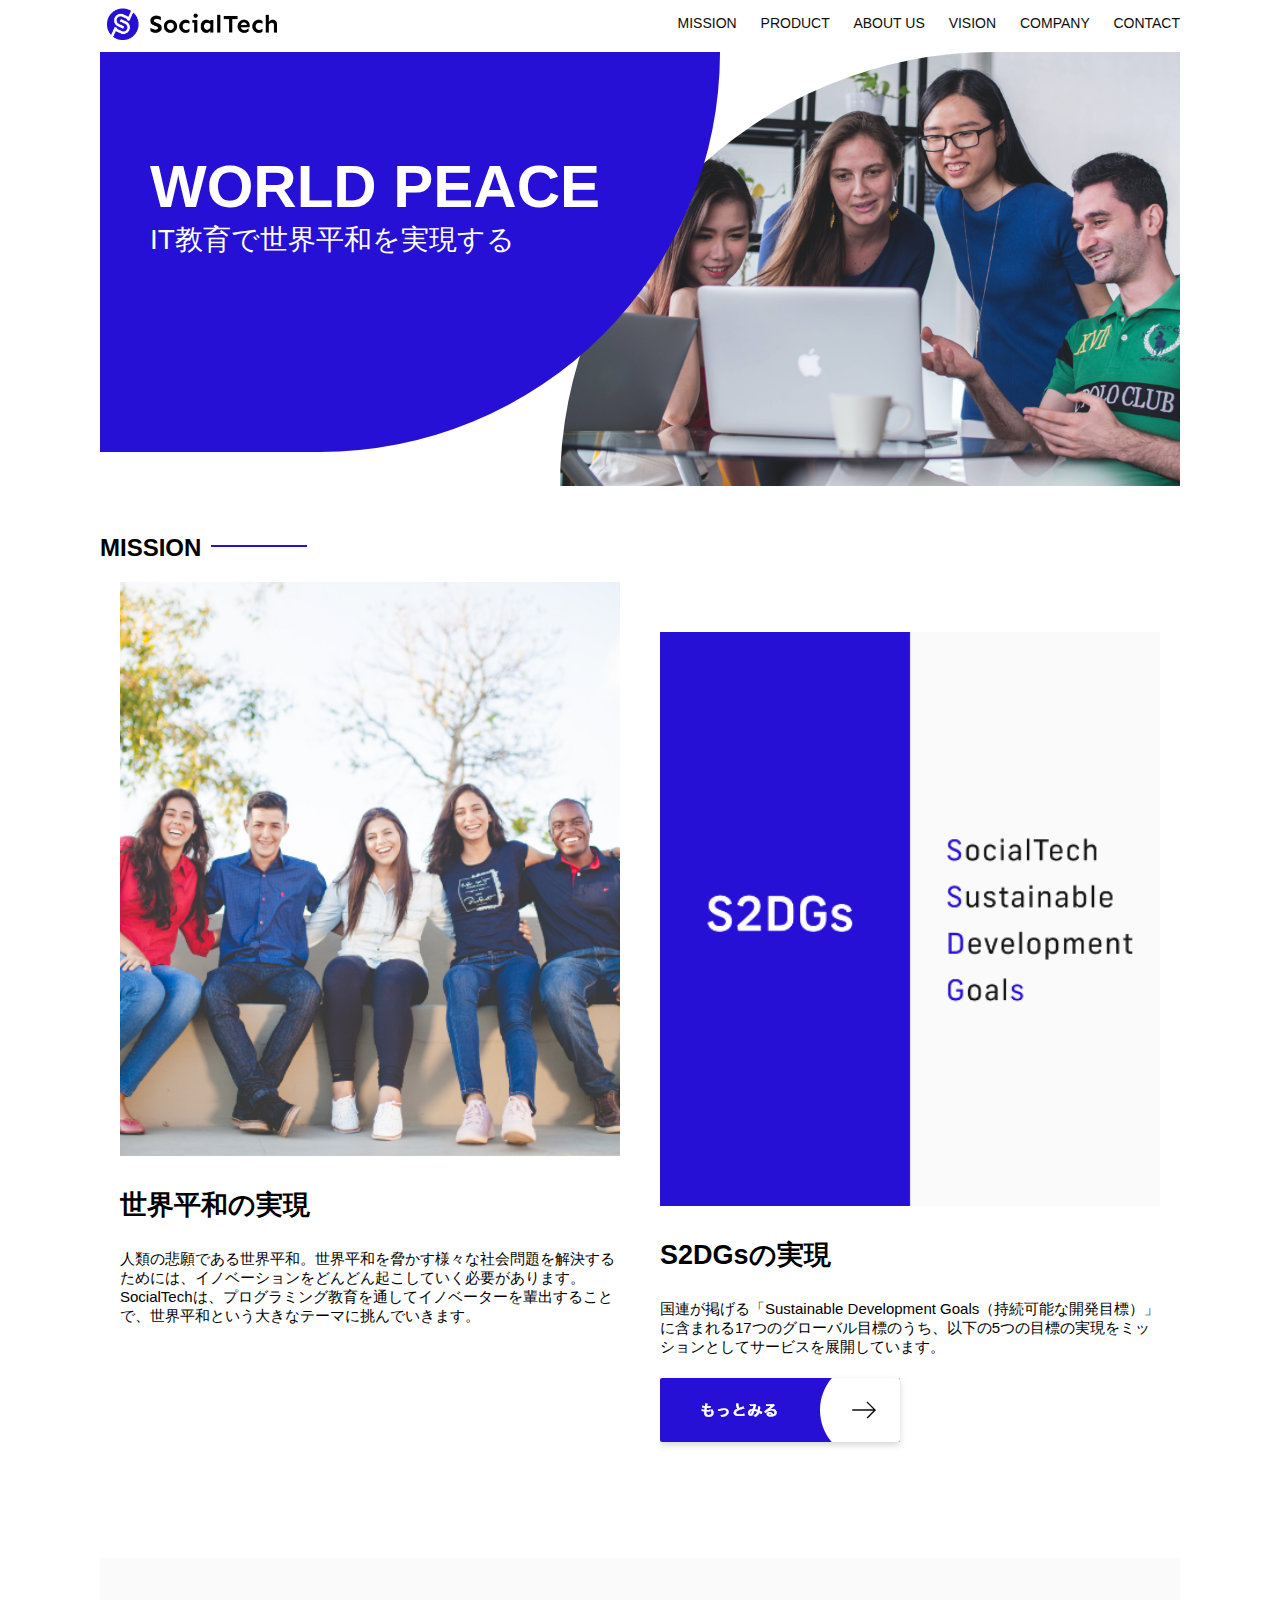
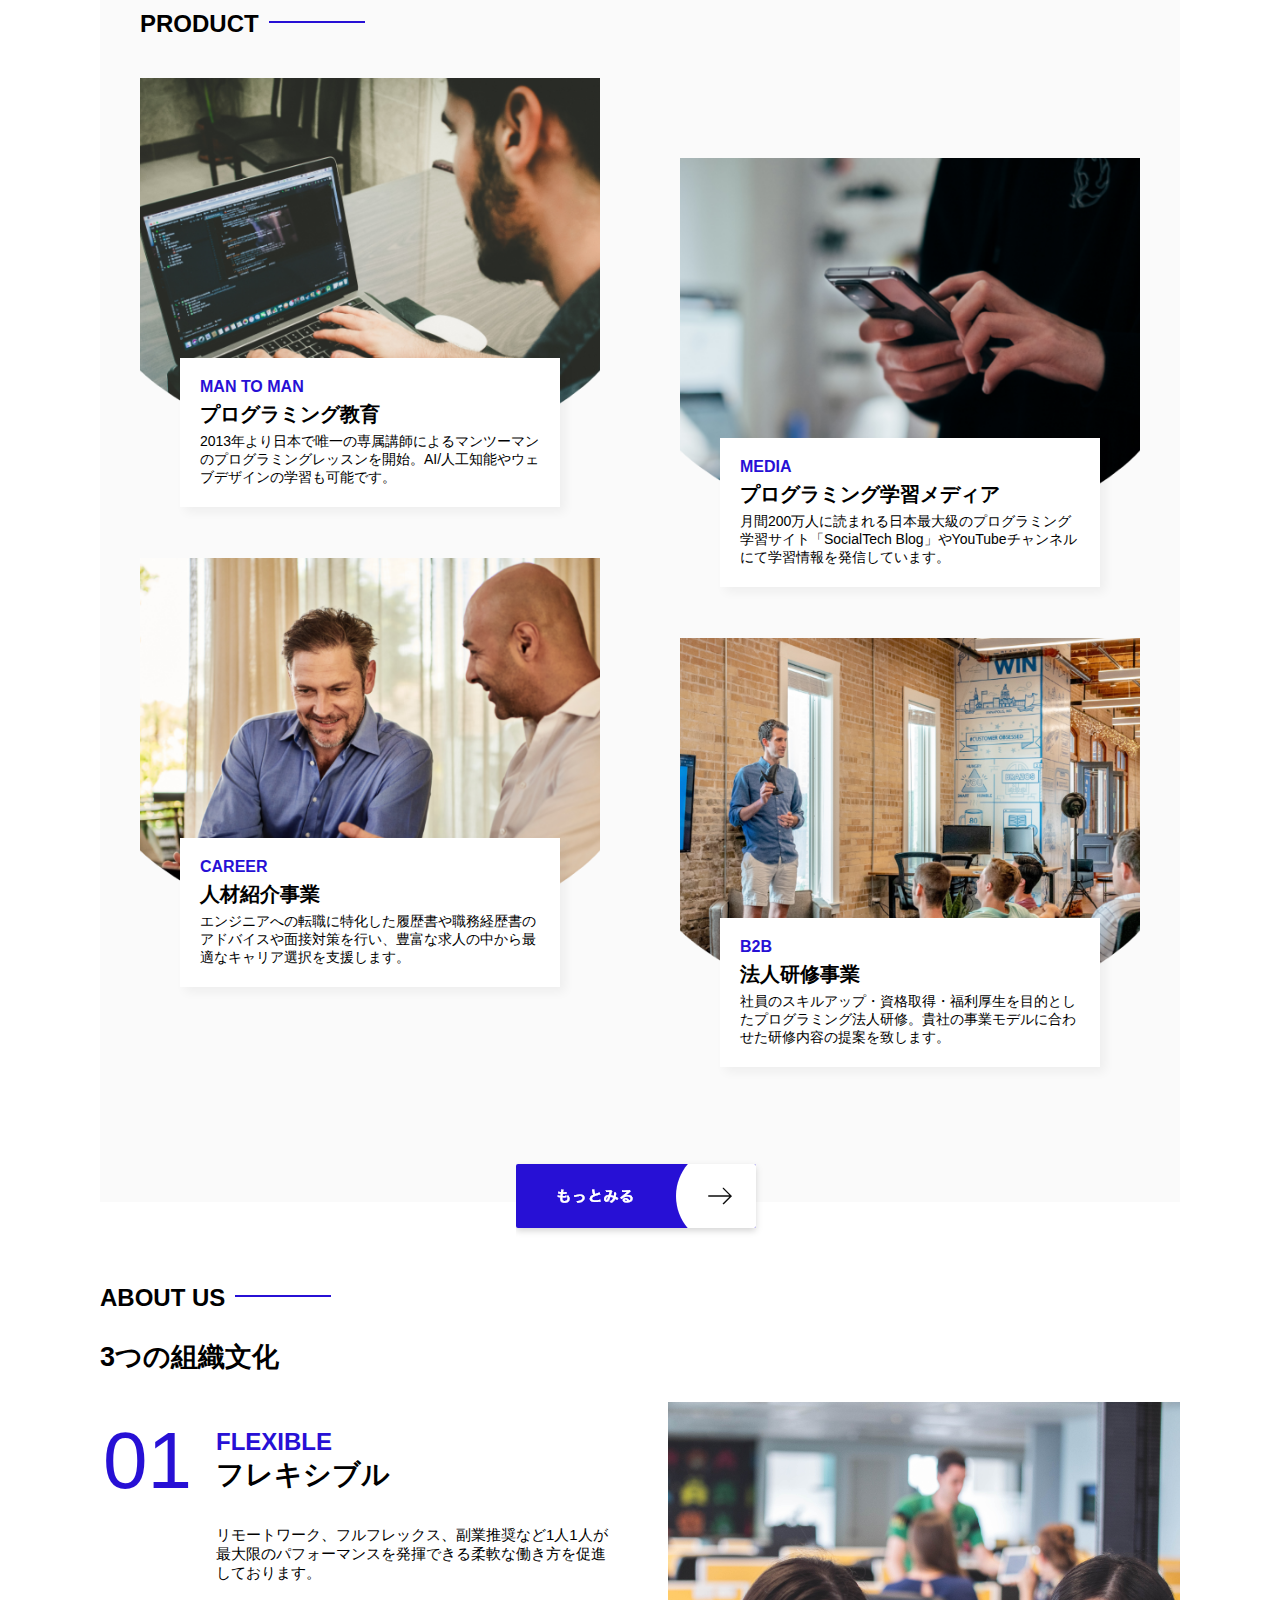
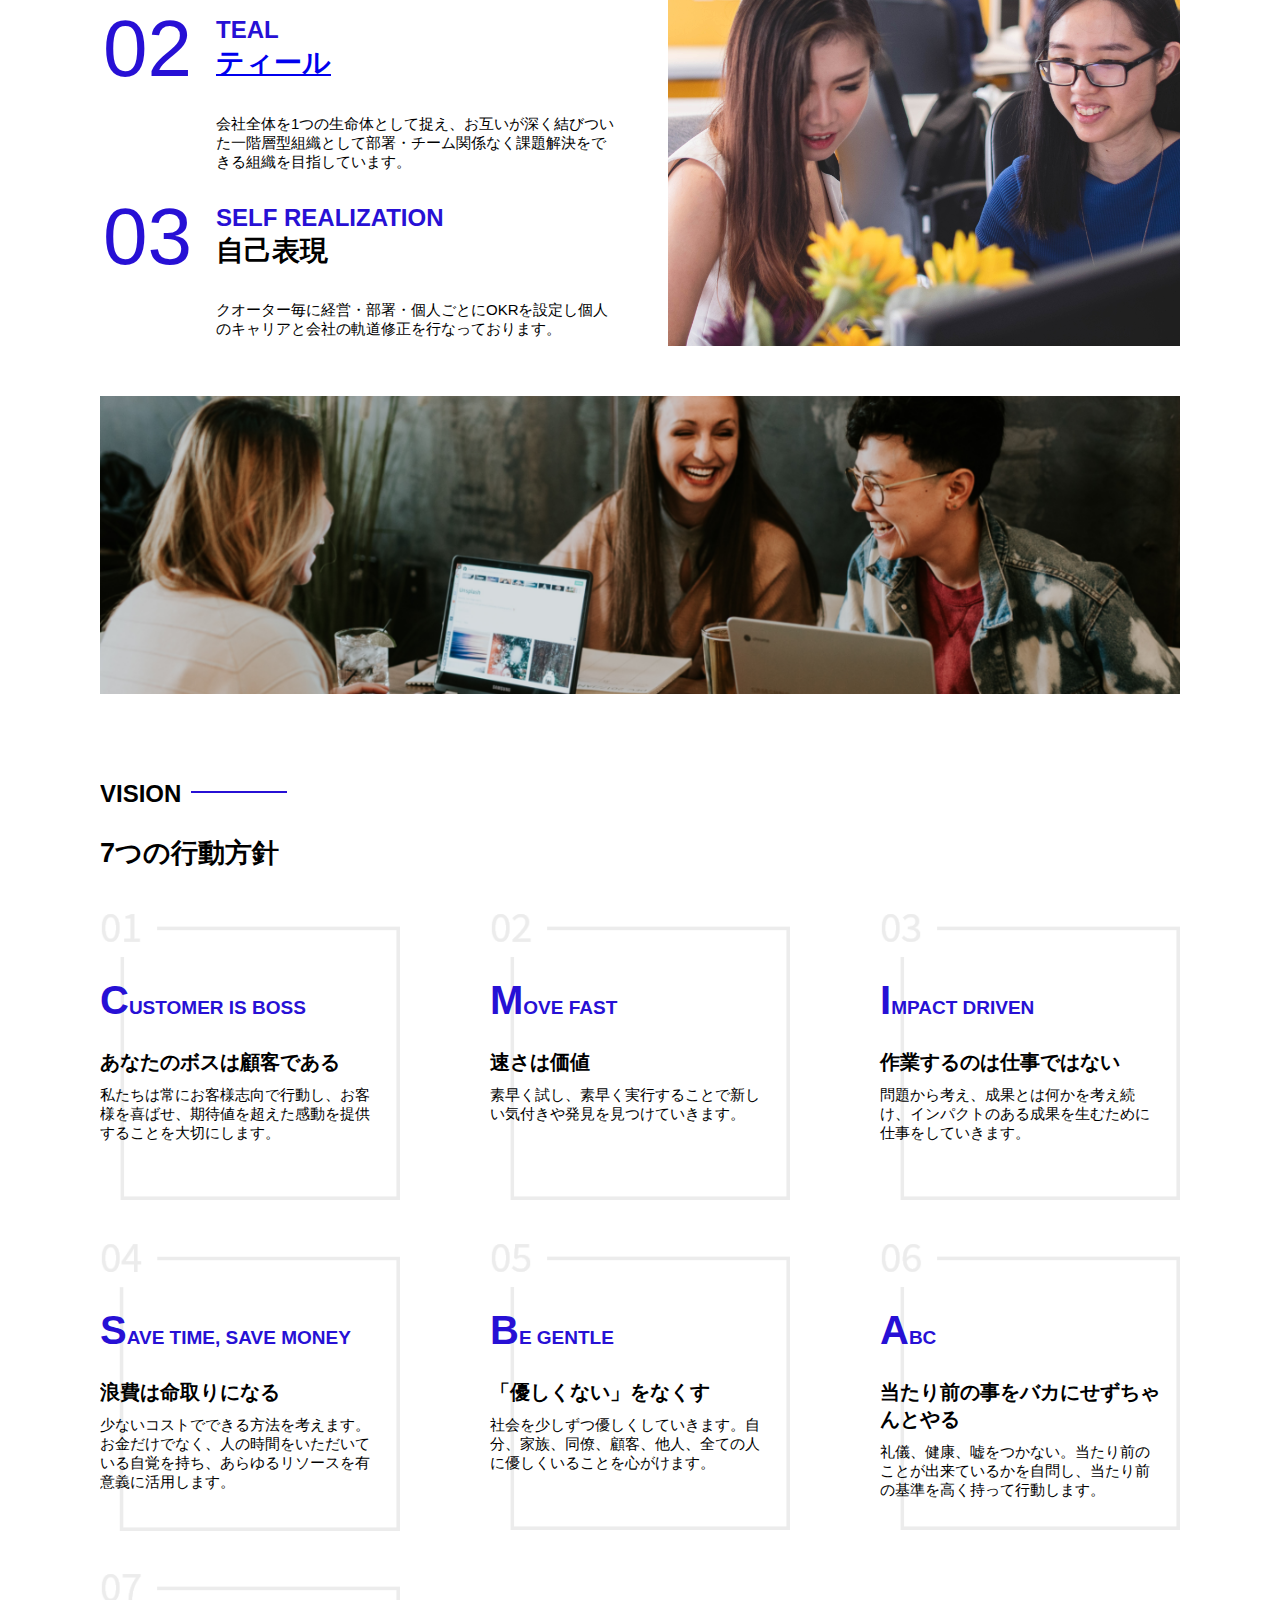
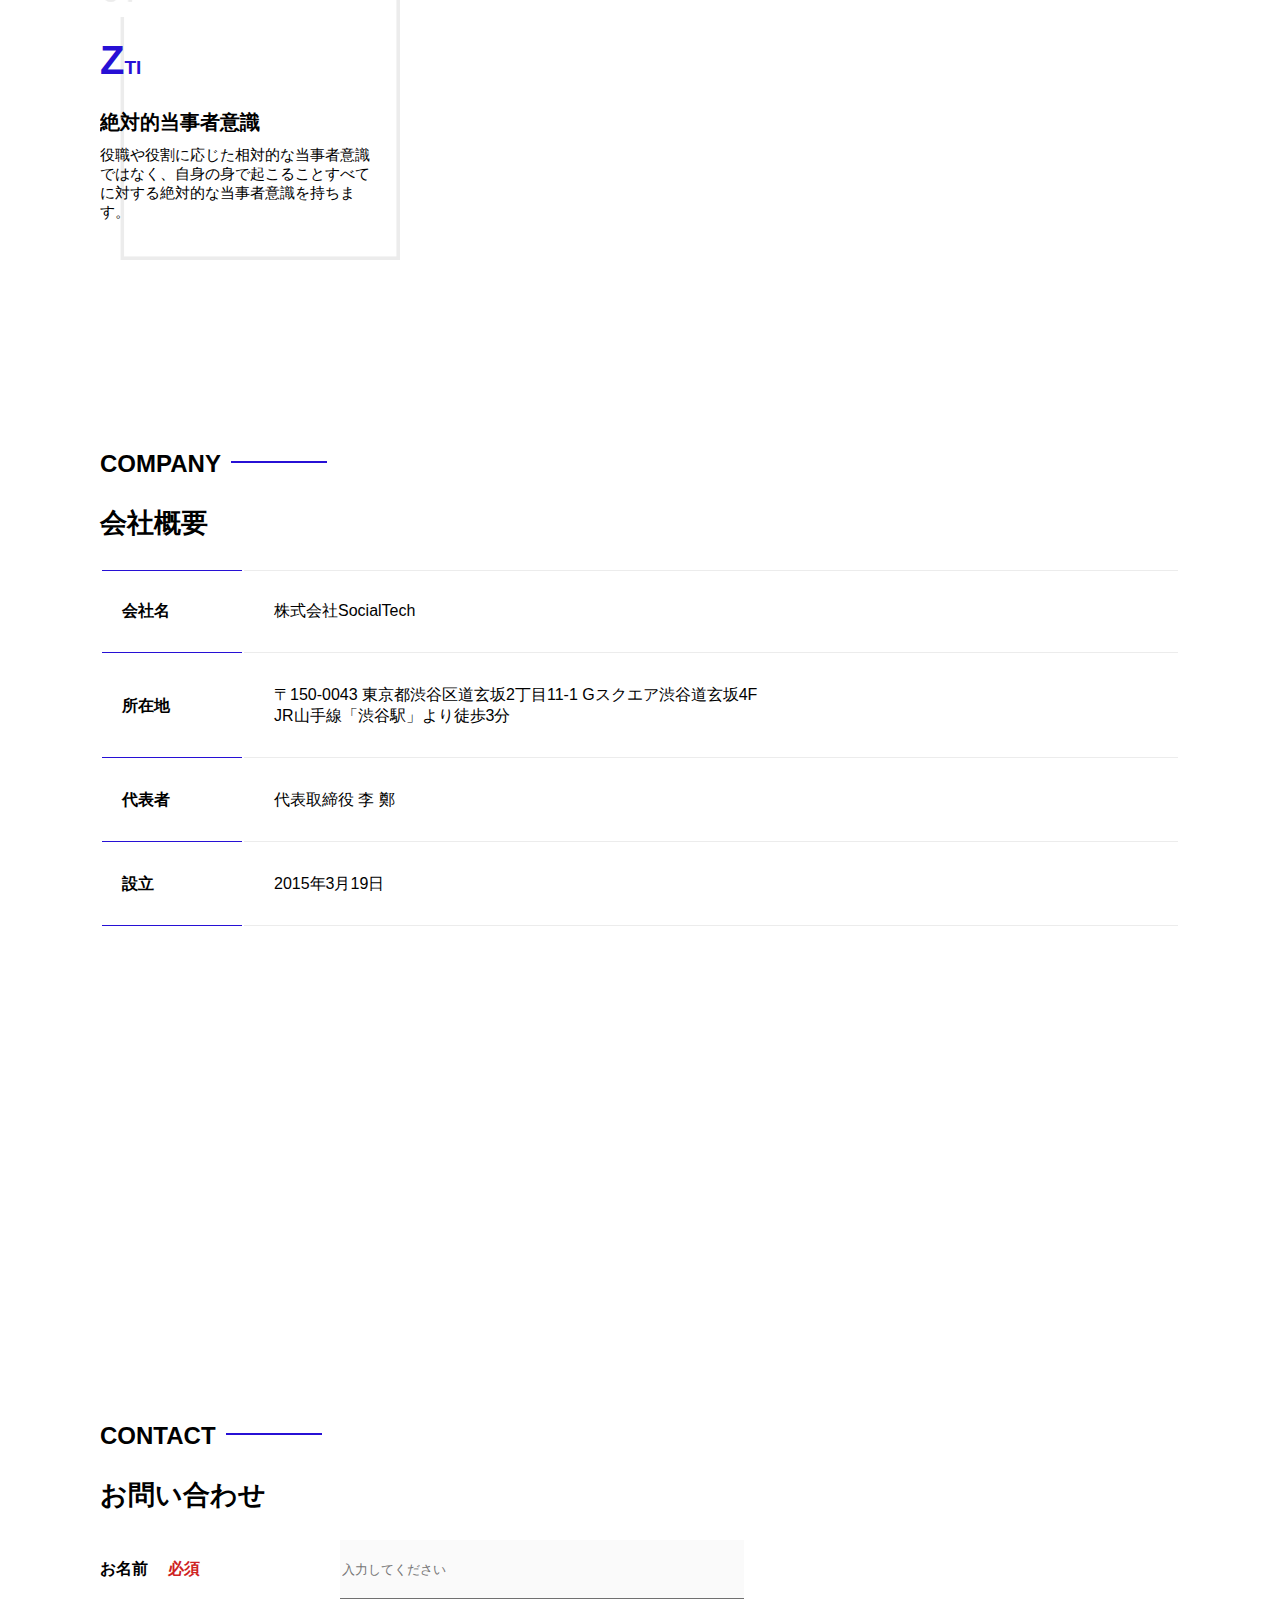
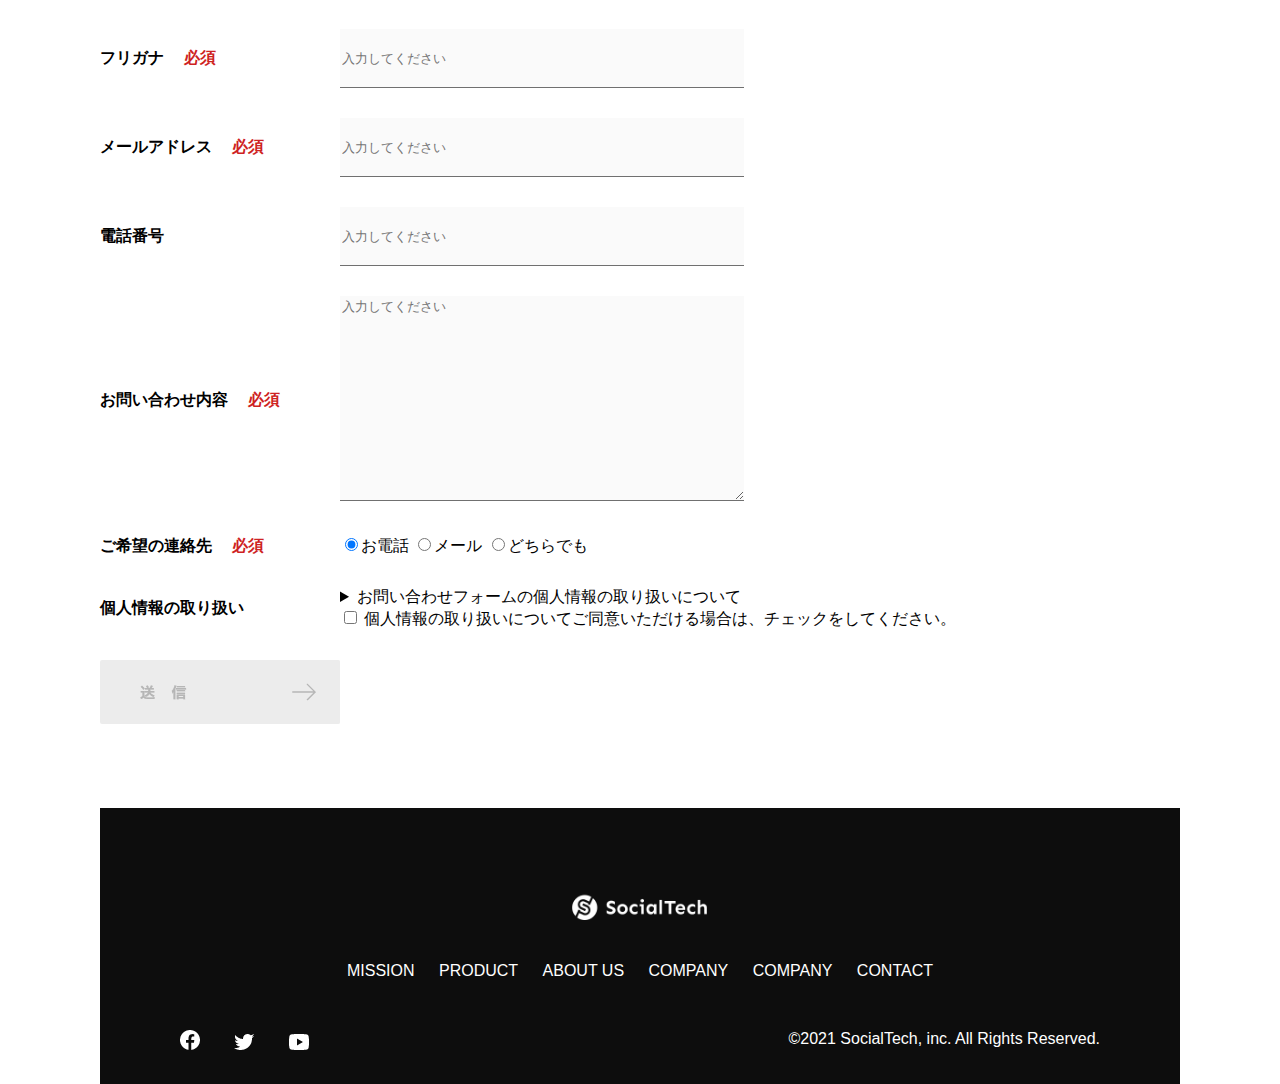
<file: kadai_tutorial_output/socialtech/index.html>
<!DOCTYPE html>
<html>
    <head>
        <title>SocialTech</title>
        <meta charset="utf-8">
        <meta name="description" content="SocialTechはEdTech業界のリーディングカンパニーを目指します。">
        <meta name="viewport" content="width=device-width, initial-scale=1.0">
        <link rel="stylesheet" href="style.css">
    </head>
    <body>
        <!-- 謎の余白対策 -->
     <div class="wrap-origin">
        <!-- ヘッダー -->
        <header>
            <!-- ロゴ -->
            <a href="index.html" id="logo"><img src="images/logo.png" alt="トップページに戻る"></a>
            <!-- PC用ナビゲーション -->
            <nav id="nav-pc">
                <a href="mission.html">MISSION</a>
                <a href="product.html">PRODUCT</a>
                <!-- リンクの直後にid、class名を入れるとその場所までクリックでスクロールされる -->
                <a href="index.html#aboutus">ABOUT US</a>
                <a href="index.html">VISION</a>
                <a href="index.html">COMPANY</a>
                <a href="index.html">CONTACT</a>
            </nav>
            <!-- スマホ用メニュー -->
            <img id="menu-sp" src="images/button-menu.png" alt="ナビゲーションを開く" onclick="document.getElementById('nav-sp').style.display = 'block'">
            <!-- スマホ用ナビ -->
            <nav id="nav-sp">
                <img id="close" src="images/button-close.png" alt="ナビゲーションを閉じる" onclick="document.getElementById('nav-sp').style.display = 'none'">
                <a id="logo-sp" href="index.html" onclick="document.getElementById('nav-sp').style.display = 'none'"><img src="images/logo-sp.png" alt="トップページに戻る"></a>
                <a class="menu" href="mission.html" onclick="document.getElementById('nav-sp').style.display = 'none'">MISSION</a>
                <a class="menu" href="product.html" onclick="document.getElementById('nav-sp').style.display = 'none'">PRODUCT</a>
                <a class="menu" href="index.html#aboutus" onclick="document.getElementById('nav-sp').style.display = 'none'">ABOUT US</a>
                <a class="menu" href="index.html#vision" onclick="document.getElementById('nav-sp').style.display = 'none'">VISION</a>
                <a class="menu" href="index.html#company" onclick="document.getElementById('nav-sp').style.display = 'none'">COMPANY</a>
                <a class="menu" href="index.html#contact" onclick="document.getElementById('nav-sp').style.display = 'none'">CONTACT</a>
                <div id="sns">
                    <a href="https://www.facebook.com/sejuku2013"><img src="images/button-facebook.png" alt="Facebookのリンク"></a>
                    <a href="https://twitter.com/samuraijuku"><img src="images/button-twitter.png" alt="Twitterのリンク"></a>
                    <a href="https://www.youtube.com/channel/UCCFOQO5aDK0xXam4cUQXT8g"><img src="images/button-youtube.png" alt="YouTubeのリンク"></a>
                </div>
            </nav>
        </header>
        <main>
            <article>
                <!-- メインビジュアル -->
                <section id="main-visual">
                    <div id="main-message">
                        <h1>WORLD PEACE</h1>
                        <p>IT教育で世界平和を実現する</p>
                    </div>
                    <img src="images/index/index-main.png" alt="PCの周りに集まる多国籍の仲間たち">
                </section>
                <!-- ミッション -->
                <section id="mission">
                    <h2 class="index-h2">MISSION</h2>
                    <div id="mission-flex">
                        <div>
                            <img id="mission-photo" src="images/index/index-mission.png" alt="屋外のベンチで写真を撮影する多国籍の仲間たち">
                            <h3>世界平和の実現</h3>
                            <p>
                                人類の悲願である世界平和。世界平和を脅かす様々な社会問題を解決するためには、イノベーションをどんどん起こしていく必要があります。SocialTechは、プログラミング教育を通してイノベーターを輩出することで、世界平和という大きなテーマに挑んでいきます。
                            </p>
                        </div>
                        <div>
                            <img id="s2dgs" src="images/index/s2dgs.png" alt="S2DGs">
                            <h3>S2DGsの実現</h3>
                            <p>
                                国連が掲げる「Sustainable Development Goals（持続可能な開発目標）」に含まれる17つのグローバル目標のうち、以下の5つの目標の実現をミッションとしてサービスを展開しています。  
                            </p>
                            <a href="mission.html">
                                <img src="images/button-more.png" alt="もっとみる">
                            </a>
                        </div>
                    </div>
                </section>
                <!-- プロダクト -->
                <section id="product">
                    <h2 class="index-h2">PRODUCT</h2>
                    <div>
                        <div id="product-left">
                            <div>
                                <img class="product-photo" src="images/index/index-mantoman.png" alt="PCコードを書く男性">
                                <div class="product-explain">
                                    <span>MAN TO MAN</span>
                                    <h3>プログラミング教育</h3>
                                    <p>2013年より日本で唯一の専属講師によるマンツーマンのプログラミングレッスンを開始。AI/人工知能やウェブデザインの学習も可能です。</p>
                                </div>
                            </div>   
                            <div>
                                <img class="product-photo" src="images/index/index-career.png" alt="笑顔で話し合う2人の男性">
                                <div class="product-explain">
                                    <span>CAREER</span>
                                    <h3>人材紹介事業</h3>
                                    <p>エンジニアへの転職に特化した履歴書や職務経歴書のアドバイスや面接対策を行い、豊富な求人の中から最適なキャリア選択を支援します。</p>
                                </div>
                            </div>
                        </div>
                        <div id="product-right">
                            <div>
                                <img class="product-photo" src="images/index/index-media.png" alt="スマートフォンを操作する人">
                                <div class="product-explain">
                                    <span>MEDIA</span>
                                    <h3>プログラミング学習メディア</h3>
                                    <p>月間200万人に読まれる日本最大級のプログラミング学習サイト「SocialTech Blog」やYouTubeチャンネルにて学習情報を発信しています。</p>
                                </div>
                            </div>
                            <div>
                                <img class="product-photo" src="images/index/index-b2b.png" alt="公演中の男性とそれを聴く人々">
                                <div class="product-explain">
                                    <span>B2B</span>
                                    <h3>法人研修事業</h3>
                                    <p>社員のスキルアップ・資格取得・福利厚生を目的としたプログラミング法人研修。貴社の事業モデルに合わせた研修内容の提案を致します。</p>
                                </div>
                            </div>
                        </div>
                    </div>
                    <div>
                        <a id="product-more" href="product.html">
                            <img src="images/button-more.png" alt="もっとみる">
                        </a>
                    </div>
                </section>
                <!-- ABOUT US-->
                <section id="aboutus">
                    <h2 class="index-h2">ABOUT US</h2>
                    <h3>3つの組織文化</h3>
                    <div>
                        <table class="culture-table">
                            <tr>
                                <td>
                                    <span class="culture-num">01</span>
                                </td>
                                <td>
                                    <span class="culture-en">FLEXIBLE</span>
                                    <span class="culture-jp">フレキシブル</span>
                                </td>
                            </tr>
                            <tr>
                                <td>
                                    <!-- 空のセル -->
                                </td>
                                <td>
                                    <p class="culture-description">
                                        リモートワーク、フルフレックス、副業推奨など1人1人が最大限のパフォーマンスを発揮できる柔軟な働き方を促進しております。
                                    </p>
                                </td>
                            </tr>
                            <tr>
                                <td>
                                    <span class="culture-num">02</span>
                                </td>
                                <td>
                                    <span class="culture-en">TEAL</span>
                                    <span class="culture-jp"><a href="https://ej.alc.co.jp/entry/20180201-book-teal">ティール</a></span>
                                </td>
                            </tr>
                            <tr>
                                <td>
                                <!-- 空のセル -->
                                </td>
                                <td>
                                    <p class="culture-description">
                                    会社全体を1つの生命体として捉え、お互いが深く結びついた一階層型組織として部署・チーム関係なく課題解決をできる組織を目指しています。
                                    </p>
                                </td>
                            </tr>
                            <tr>
                                <td>
                                    <span class="culture-num">03</span>
                                </td>
                                <td>
                                    <span class="culture-en">SELF REALIZATION</span>
                                    <span class="culture-jp">自己表現</span>
                                </td>
                            </tr>
                            <tr>
                                <td>
                                    <!-- 空のセル -->
                                </td>
                                <td>
                                    <p class="culture-description">
                                        クオーター毎に経営・部署・個人ごとにOKRを設定し個人のキャリアと会社の軌道修正を行なっております。
                                    </p>
                                </td>
                            </tr>
                        </table>
                            <img class="culture-img" src="images/index/index-aboutus1.png" alt="笑顔で話し合う2人の女性">
                    </div>
                    <img class="culture-img2" src="images/index/index-aboutus2.png" alt="笑顔で話し合う3人の男女">
                </section>
                <!-- VISION -->
                <section id="vision">
                    <h2 class="index-h2">VISION</h2>
                    <h3>7つの行動方針</h3>
                    <div>
                        <div class="vision-box">
                            <img src="images/index/vision-01.png" alt="01">
                            <span>
                                <h4>CUSTOMER IS BOSS</h4>
                                <h5>あなたのボスは顧客である</h5>
                                <p>私たちは常にお客様志向で行動し、お客様を喜ばせ、期待値を超えた感動を提供することを大切にします。</p>
                            </span>
                        </div>
                        <div class="vision-box">
                            <img src="images/index/vision-02.png" alt="02">
                            <span>
                                <h4>MOVE FAST</h4>
                                <h5>速さは価値</h5>
                                <p>素早く試し、素早く実行することで新しい気付きや発見を見つけていきます。</p>
                            </span>
                        </div>
                        <div class="vision-box">
                            <img src="images/index/vision-03.png" alt="03">
                            <span>
                                <h4>IMPACT DRIVEN</h4>
                                <h5>作業するのは仕事ではない</h5>
                                <p>問題から考え、成果とは何かを考え続け、インパクトのある成果を生むために仕事をしていきます。</p>
                            </span>
                        </div>
                        <div class="vision-box">
                            <img src="images/index/vision-04.png" alt="04">
                            <span>
                                <h4>SAVE TIME, SAVE MONEY</h4>
                                <h5>浪費は命取りになる</h5>
                                <p>少ないコストでできる方法を考えます。お金だけでなく、人の時間をいただいている自覚を持ち、あらゆるリソースを有意義に活用します。</p>
                            </span>
                        </div>
                        <div class="vision-box">
                            <img src="images/index/vision-05.png" alt="05">
                            <span>
                                <h4>BE GENTLE</h4>
                                <h5>「優しくない」をなくす</h5>
                                <p>社会を少しずつ優しくしていきます。自分、家族、同僚、顧客、他人、全ての人に優しくいることを心がけます。</p>
                            </span>
                        </div>
                            <div class="vision-box">
                                <img src="images/index/vision-06.png" alt="06">
                                <span>
                                    <h4>ABC</h4>
                                    <h5>当たり前の事をバカにせずちゃんとやる</h5>
                                    <p>礼儀、健康、嘘をつかない。当たり前のことが出来ているかを自問し、当たり前の基準を高く持って行動します。</p>
                                </span>
                            </div>
                            <div class="vision-box">
                                <img src="images/index/vision-07.png" alt="07">
                                <span>
                                    <h4>ZTI</h4>
                                    <h5>絶対的当事者意識</h5>
                                    <p>役職や役割に応じた相対的な当事者意識ではなく、自身の身で起こることすべてに対する絶対的な当事者意識を持ちます。</p>
                                </span>
                            </div>
                        </div>
                    </div>
                </section>
                <!-- COMPANY -->
                <section id="company">
                    <h2 class="index-h2">COMPANY</h2>
                    <h3>会社概要</h3>
                    <table id="company-table">
                        <tr>
                            <th class="tableheader-first">会社名</th>
                            <td class="cell-first">株式会社SocialTech</td>
                        </tr>
                        <tr>
                            <th class="tableheader">所在地</th>
                            <td class="cell">〒150-0043 東京都渋谷区道玄坂2丁目11-1 Gスクエア渋谷道玄坂4F<br>JR山手線「渋谷駅」より徒歩3分</td>
                        </tr>
                        <tr>
                            <th class="tableheader">代表者</th>
                            <td class="cell">代表取締役 李 鄭</td>
                        </tr>
                        <tr>
                            <th class="tableheader">設立</th>
                            <td class="cell">2015年3月19日</td>
                        </tr>
                    </table>
                    <iframe 
                        src="https://www.google.com/maps/embed?pb=!1m18!1m12!1m3!1d4756.793188544461!2d139.69426685739379!3d35.65761289304965!2m3!1f0!2f0!3f0!3m2!1i1024!2i768!4f13.1!3m3!1m2!1s0x60188caa00761ef7%3A0xca365495c8ced290!2z44CSMTUwLTAwNDMg5p2x5Lqs6YO95riL6LC35Yy66YGT546E5Z2C77yS5LiB55uu77yR77yRIEpNRuODk-ODq-a4i-iwtzAz!5e0!3m2!1sja!2sjp!4v1701083255437!5m2!1sja!2sjp" style="border:0;" allowfullscreen="" loading="lazy">
                    </iframe>
                </section>
                <!-- CONTACT -->
                <section id="contact">
                    <h2 class="index-h2">CONTACT</h2>
                    <h3>お問い合わせ</h3>
                    <!-- form -->
                    <form action="https://api.staticforms.xyz/submit" method="post">
                        <input type="text" name="honeypot" style="display:none">
                        <!-- accesskey -->
                        <input type="hidden" name="accessKey" value="ca1967f0-2c2f-4228-a686-001f740e0c77">
                        <!-- mail title -->
                        <input type="hidden" name="subject" value="お問い合わせフォーム" />
                        <!-- submit mail name -->
                        <input type="hidden" name="replyTo" value="kyoheinemura@gmail.com">
                        <!-- release URL -->
                        <input type="hidden" name="redirectTo" value="">
                        <!-- 全部divで分ける -->
                        <div>
                            <div class="contact-heading">
                                <!-- 入力必須の要素には”span”で”必須”を表示 -->
                                <label class="contact-label">お名前<span class="contact-span">必須</span></label>
                            </div>
                            <div>
                                <input type="text" name="name" placeholder="入力してください" class="contact-textbox">
                            </div>
                        </div>
                        <div>
                            <div class="contact-heading">
                                <label class="contact-label">フリガナ<span class="contact-span">必須</span></label>
                            </div>
                            <div>
                                <input type="text" name="hurigana" placeholder="入力してください" class="contact-textbox">
                            </div>
                        </div>
                        <div>
                            <div class="contact-heading">
                                <label class="contact-label">メールアドレス<span class="contact-span">必須</span></label>
                            </div>
                            <div>
                                <input type="text" name="email" placeholder="入力してください" class="contact-textbox">
                            </div>
                        </div>
                        <div>
                            <div class="contact-heading">
                                <label class="contact-label">電話番号</label>
                            </div>
                            <div>
                                <input type="text" name="tel" placeholder="入力してください" class="contact-textbox">
                            </div>
                        </div>
                        <div>
                            <div class="contact-heading">
                                <label class="contact-label">お問い合わせ内容<span class="contact-span">必須</span></label>
                            </div>
                            <div>
                                <textarea class="contact-textarea" placeholder="入力してください" name="message"></textarea>
                            </div>
                        </div>
                        <div>
                            <div class="contact-heading">
                                <label class="contact-label">ご希望の連絡先<span class="contact-span">必須</span></label>
                            </div>
                            <div>
                                <input class="radiobutton" type="radio" value="tel" name="contact" checked><label>お電話</label>
                                <input class="radiobutton" type="radio" value="mail" name="contact"><label>メール</label>
                                <input class="radiobutton" type="radio" value="both" name="contact"><label>どちらでも</label>
                            </div>
                        </div>
                        <div>
                            <div class="contact-heading">
                                <label class="contact-label">個人情報の取り扱い</label>
                            </div>
                            <div>
                                <details>
                                    <summary>お問い合わせフォームの個人情報の取り扱いについて</summary>
                                    <div>
                                        <span>1.組織の名称又は氏名</span><br>株式会社SocialTech<br><br>
                                        <span>２．個人情報保護管理者（若しくはその代理人）の氏名又は職名、所属及び連絡先 鈴木 一郎 コーポレート部</span><br>
                                        メールアドレス:support@socialtech.net<br>
                                        TEL:03-xxxx-xxxx<br>
                                        <span>3.個人情報の利用目的</span><br>
                                        ・本サービス及び本サービスに関連する情報の提供又はそれらに関する連絡のため<br>
                                        ・ユーザーの本人確認のため<br>
                                        ・当社サービスのご案内のため<br>
                                        ・当社の商品等の広告または宣伝（電子メールによるものを含むものとします。）<br>
                                        <span>4.個人情報の取り扱い業務の委託</span><br>
                                        個人情報の取扱業務の全部または一部を外部に業務委託する場合があります。<br>
                                        その際、弊社は、個人情報を適切に保護できる管理体制を敷き実行していることを条件として<br>
                                        委託先を厳選したうえで、機密保持契約を委託先と締結し、お客様の個人情報を厳密に管理させます。<br><br>
                                        <span>5.個人情報の開示等の請求</span><br>
                                        お客様は、弊社に対してご自身の個人情報の開示等（利用目的の通知、開示、内容の訂正・追加・削除、利用の停止または消去、第三者への提供の停止）に関して、当社問合わせ窓口に申し出ることができます。<br>
                                        その際、弊社はお客様ご本人を確認させていただいたうえで、合理的な期間内に対応いたします。<br><br>
                                        なお、個人情報に関する弊社問合わせ先は、次の通りです。<br><br>
                                        株式会社SocialTech 個人情報問合せ窓口<br>
                                        〒150-0043 東京都渋谷区道玄坂2丁目11-1 Ｇスクエア渋谷道玄坂 4F<br>
                                        メールアドレス:support@socialtech.net TEL:03-xxxx-xxxx<br><br>
                                        <span>6.個人情報を提供されることの任意性について</span><br><br>
                                        お客様がご自身の個人情報を弊社に提供されるか否かは、お客様のご判断によりますが、もしご提供されない場合には、適切なサービスが提供できない場合がありますので予めご了承ください。
                                    </div>
                                </details>
                                <input type="checkbox" name="agree">
                                <span>個人情報の取り扱いについてご同意いただける場合は、チェックをしてください。</span>
                            </div>
                        </div>
                        <input type="image" src="images/button-submit.png" alt="送信する">
                    </form>
                </section>
            </article>
            <!-- フッター -->
            <footer>
                <div id="footer-logo">
                    <img src="images/logo-sp.png" alt="SocialTech">
                </div>
                <div id="footer-link">
                    <a href="mission.html">MISSION</a>
                    <a href="product.html">PRODUCT</a>
                    <a href="index.html#aboutus">ABOUT US</a>
                    <a href="index.html#vision">COMPANY</a>
                    <a href="index.html#company">COMPANY</a>
                    <a href="index.html#contact">CONTACT</a>
                </div>
                <div id="sns-footer">
                    <a href="https://www.facebook.com/sejuku2013"><img src="images/button-facebook.png" alt="facebookのリンク"></a>
                    <a href="https://twitter.com/samuraijuku"><img src="images/button-twitter.png" alt="Twitterのリンク"></a>
                    <a href="https://www.youtube.com/channel/UCCFOQO5aDK0xXam4cUQXT8g"><img src="images/button-youtube.png" alt="YouTubeのリンク"></a>
                        <span id="copyright">&copy;2021 SocialTech, inc. All Rights Reserved. </span>
                </div>
            </footer>
        </main>
     </div>
    </body>
</html>
</file>
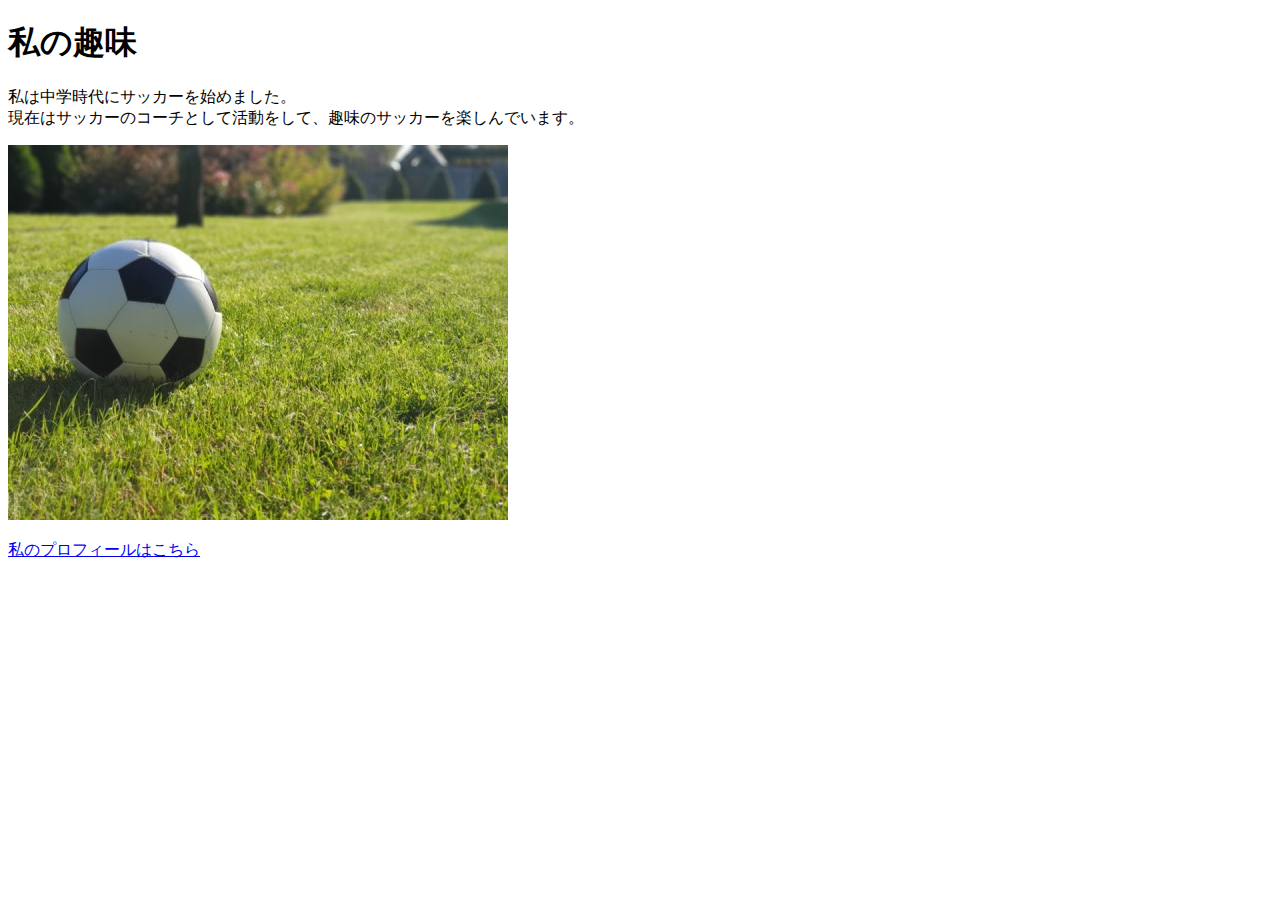
<file: kadai_005/kadai_005.html>
<!DOCTYPE html>
<html>
 <head>
  <title>私の趣味</title>
   <meta name="description" content="私の趣味を紹介します">
 </head>
    <body>
       <header> 
        <h1>私の趣味</h1>
       </header> 
        <p>私は中学時代にサッカーを始めました。
        <br>現在はサッカーのコーチとして活動をして、趣味のサッカーを楽しんでいます。</p>
        <img src="../kadai_005/assets/image/sample.jpg">
        <a href="https://twitter.com/samuraijuku">
         <p>私のプロフィールはこちら</p>
        </a>
        <meta charset="utf-8">
    </body>
</html>
</file>
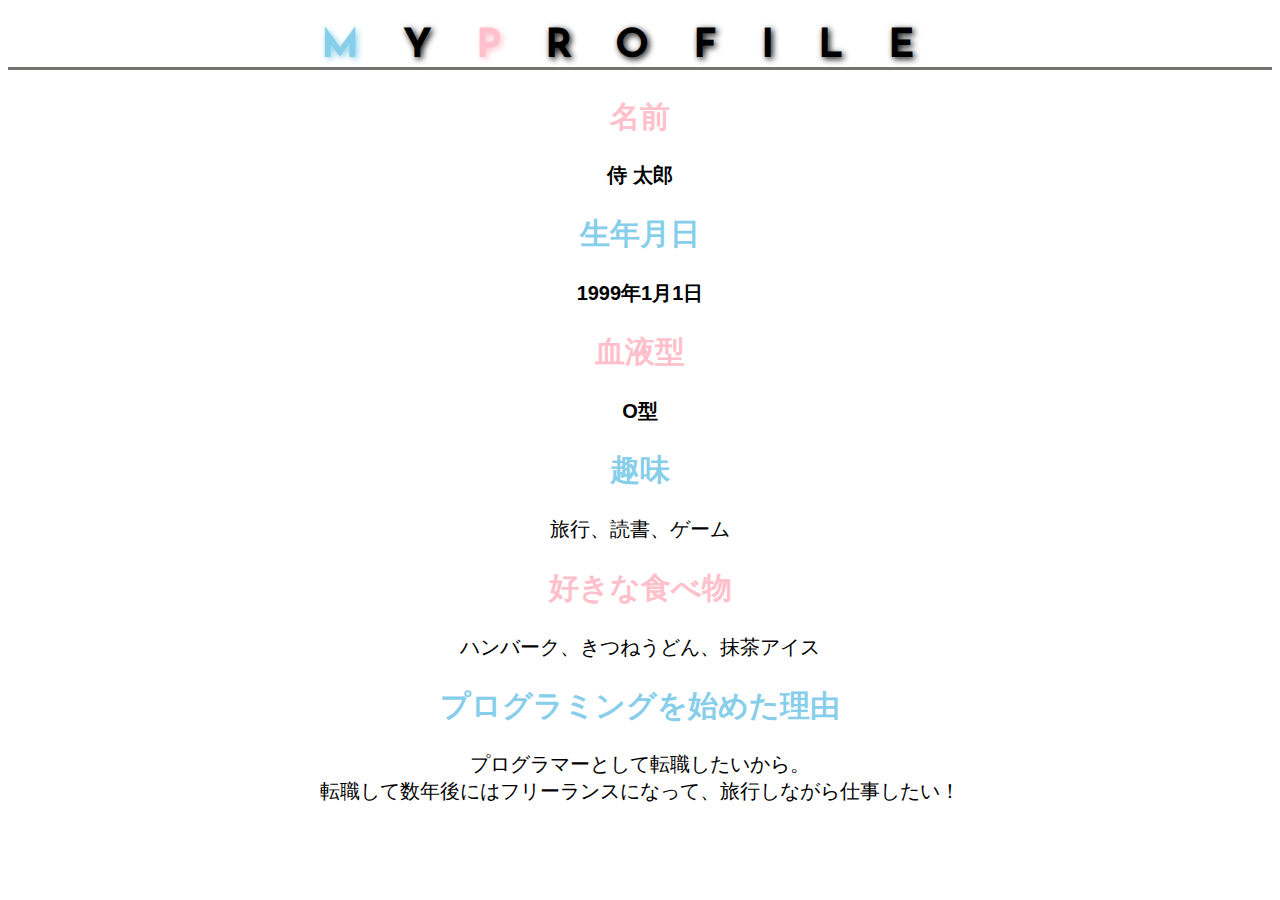
<file: kadai_014/kadai_014.html>
<!DOCTYPE html>
<html>
    <head>
        <title>１４章課題</title>
        <meta name="description" content="このページは１４章の課題です。">
        <meta charset="utf-8">
        <link rel="stylesheet" href="style.css">
        <link rel="preconnect" href="https://fonts.googleapis.com">
            <link rel="preconnect" href="https://fonts.gstatic.com" crossorigin>
            <link href="https://fonts.googleapis.com/css2?family=Josefin+Sans:wght@200&display=swap" rel="stylesheet">
    </head>
    <body>
        <h1 class="google-fonts"><span class="text-skyblue">M</span>Y<span class="text-pink">P</span>ROFILE</h1>
        <div id="basic">
            <h2 class="text-pink">名前</h2>
            <p class="basic2">侍 太郎</p>
            <div id="basic2">
                <h2 class="text-skyblue">生年月日</h2>
                <p class="basic3">1999年1月1日</p>
                <h2 class="text-pink">血液型</h2>
                <p id="basic3">O型</p>
            </div>
        </div>
                <h2 class="text-skyblue">趣味</h2>
                <p>旅行、読書、ゲーム</p>
                <h2 class="text-pink">好きな食べ物</h2>
                <p>ハンバーク、きつねうどん、抹茶アイス</p>
                <h2 class="text-skyblue">プログラミングを始めた理由</h2>
                <p>プログラマーとして転職したいから。<br>転職して数年後にはフリーランスになって、旅行しながら仕事したい！</p>
    </body>
</html>
</file>
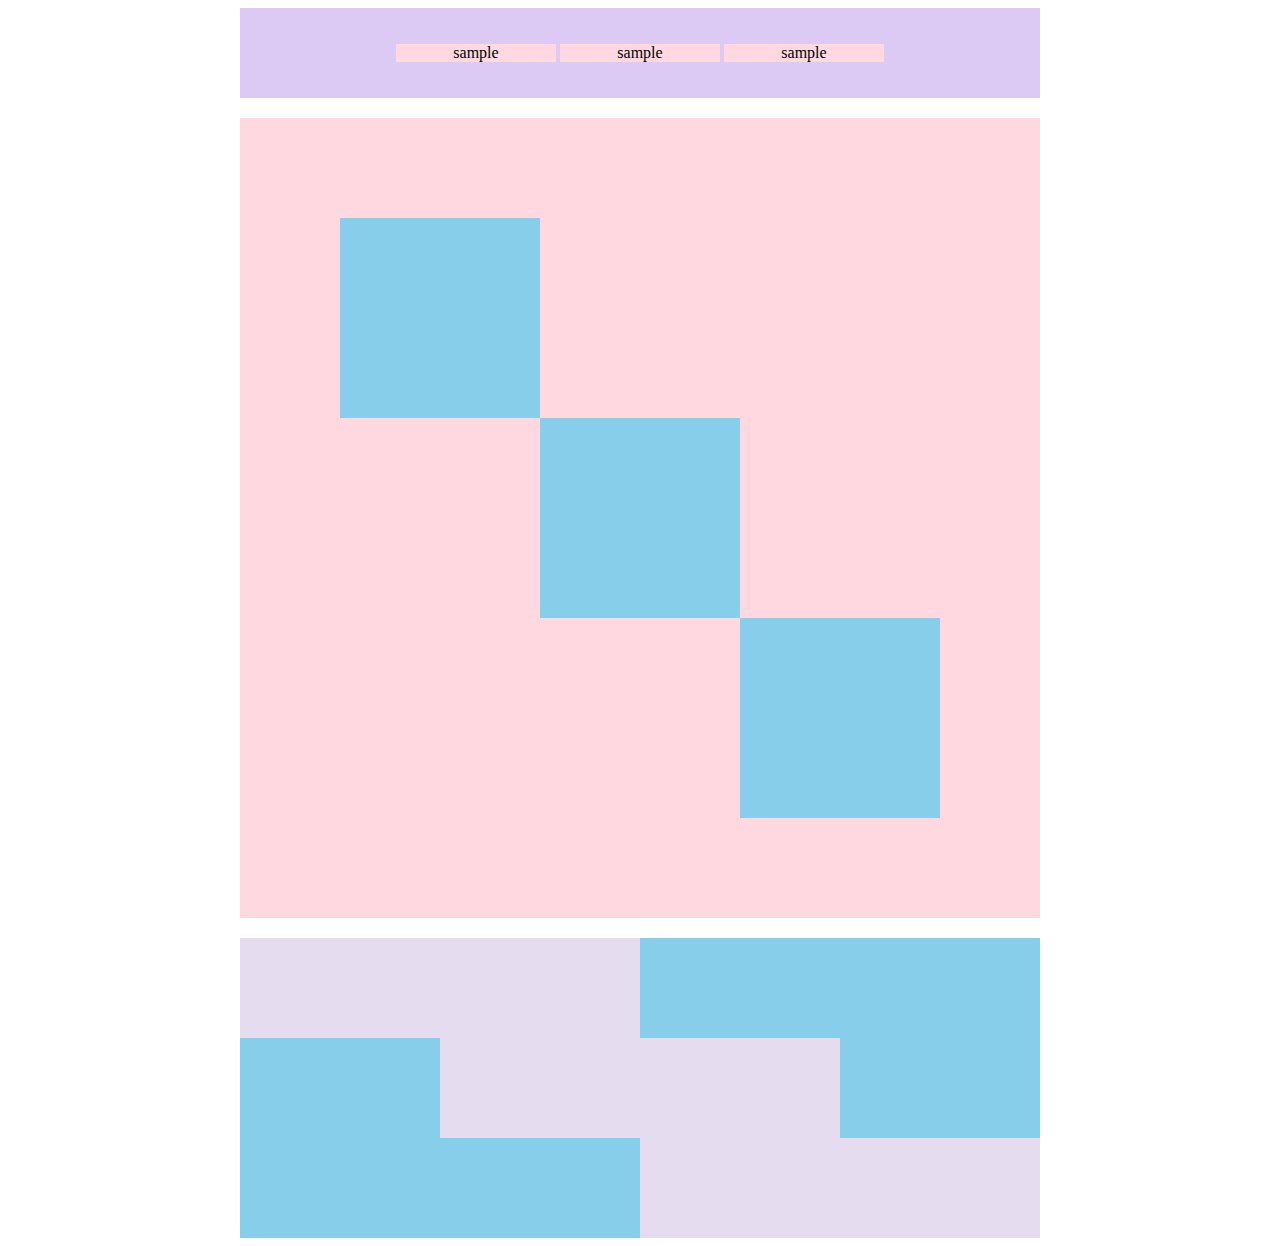
<file: kadai_018/kadai_018.html>
<!DOCTYPE html>
<html>
    <head>
        <title>１８章課題</title>
        <meta name="description" content="このページは１８章の課題です。">
        <meta charset="utf-8">
        <link rel="stylesheet" href="style.css">
    </head>
    <body>
        <div id="top">
            <p class="top-child">sample</p>
            <p class="top-child">sample</p>
            <p class="top-child">sample</p>
        </div>
        <div id="middle">
            <div id="middle-child01"></div>
            <div id="middle-child02"></div>
            <div id="middle-child03"></div>
        </div>
        <div id="bottom">
            <div id="bottom-child01"></div>
            <div id="bottom-child02"></div>
            <div id="bottom-child03"></div>
        </div>
    </body>
</html>
</file>
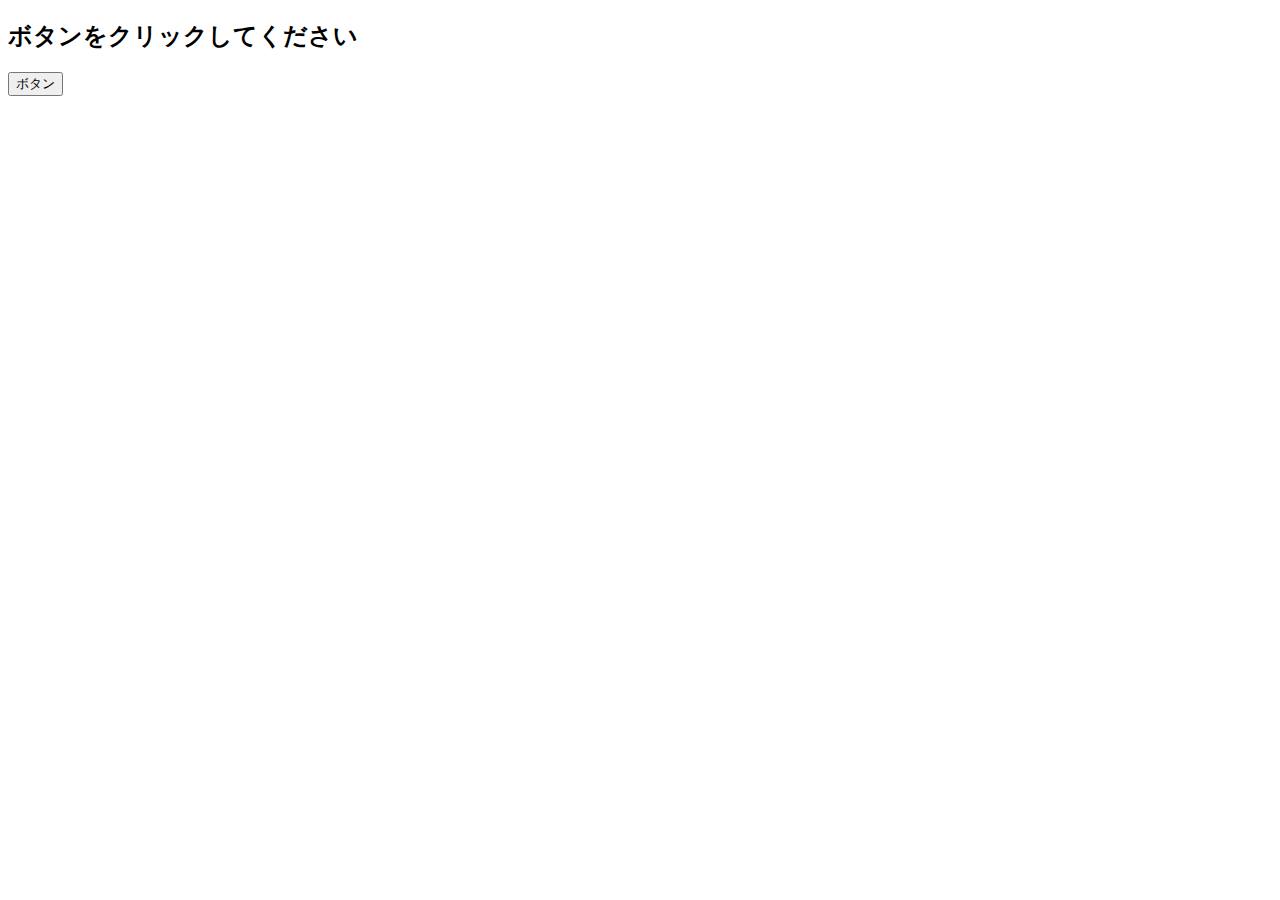
<file: kadai_020/event.html>
<!DOCTYPE html>
<html lang="ja">
    <head>
        <title>JavaScriptの基礎を学ぼう_20章課題</title>
        <meta charset="UTF-8">
    </head>

    <body>
        <h2 id="text">ボタンをクリックしてください</h2>
        <button id="btn">ボタン</button>
        <script src="event.js"></script>
    </body>
</html>
</file>
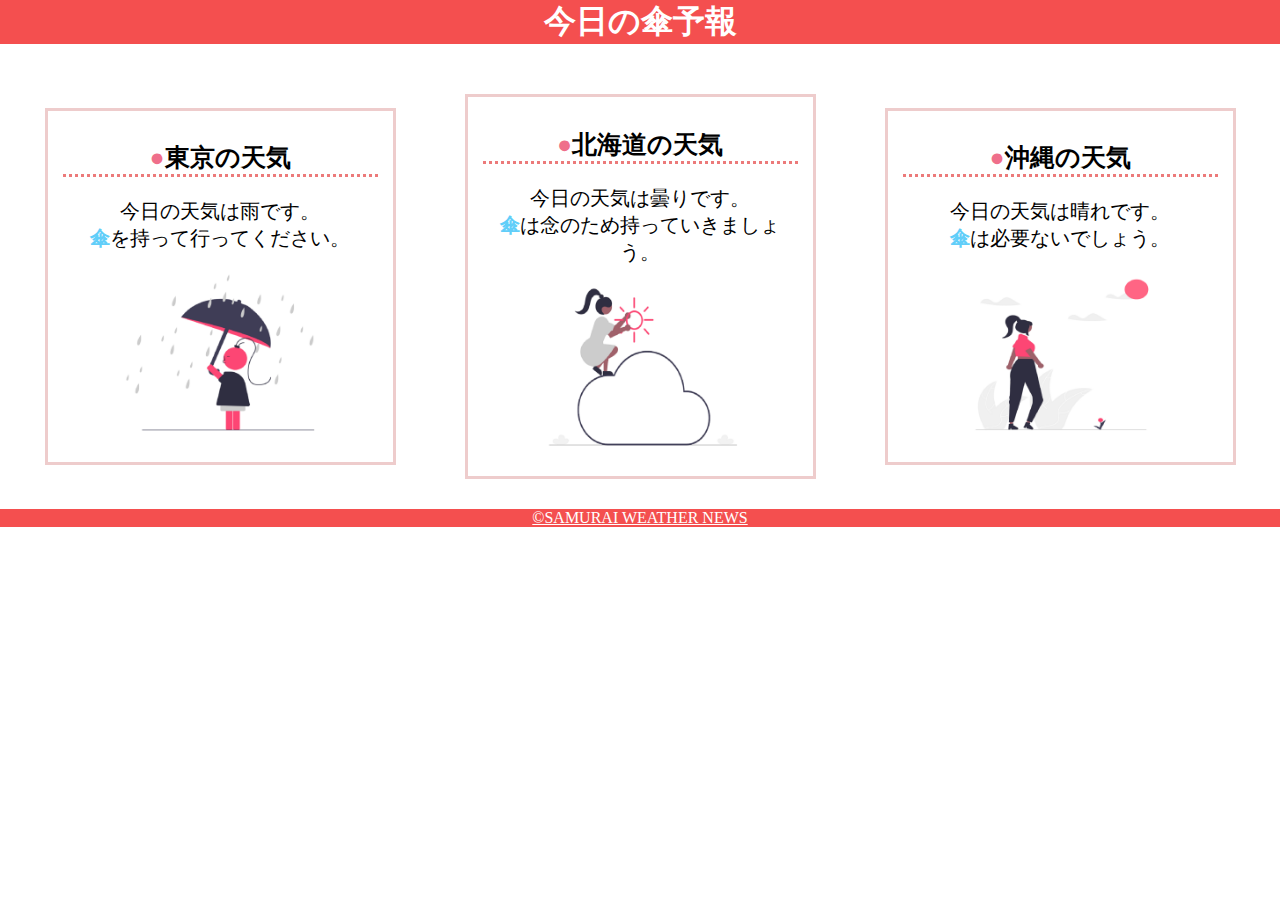
<file: kadai_022/kadai_022.html>
<!DOCTYPE html>
<html>
    <head>
        <title>２２章課題</title>
        <meta name="description" content="このページは２２章の課題です。">
        <meta charset="utf-8">
        <meta name="viewport" content="width=device-width, initial-scale=1.0">
        <link rel="stylesheet" href="style.css">
    </head>
    <body>
        <header>
            <h1>今日の傘予報</h1>
        </header>
        <main>
            <div id="parent">
                <div class="contents">
                    <h2>東京の天気</h2>
                    <p>今日の天気は雨です。</p>
                    <p>傘を持って行ってください。</p>
                    <img src="./images/rainy.png">
                </div>
                <div class="contents">
                    <h2>北海道の天気</h2>
                    <p>今日の天気は曇りです。</p>
                    <p>傘は念のため持っていきましょう。</p>
                    <img src="./images/cloudy.png">
                </div>
                <div class="contents">
                    <h2>沖縄の天気</h2>
                    <p>今日の天気は晴れです。</p>
                    <p>傘は必要ないでしょう。</p>
                    <img src="./images/sunny.png">
                </div>
            </div>
        </main>
        <footer>
            <a href="https://www.sejuku.net/corp/">&copy;SAMURAI WEATHER NEWS</a>
        </footer>
    </body>
</html>
</file>
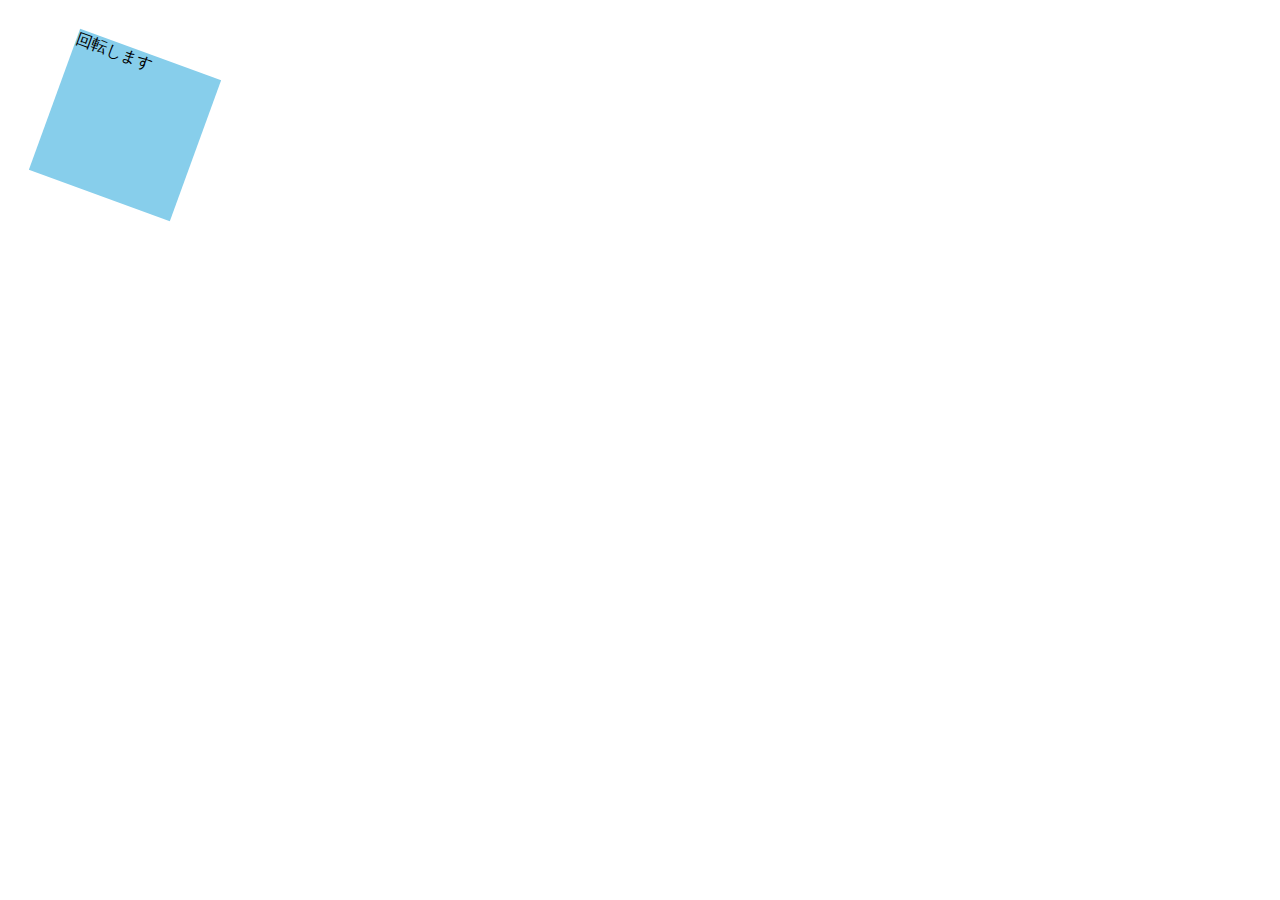
<file: kadai_mdn_css/mdn.html>
<!DOCTYPE html>
<html>

<head>
    <style>
        div {
            position: absolute;
            left: 50px;
            top: 50px;
            width: 150px;
            height: 150px;
            background: skyblue;
            transform: rotateZ(20deg);
        }
    </style>
</head>

<body>
    <div>
        回転します
    </div>

</body>

</html>
</file>
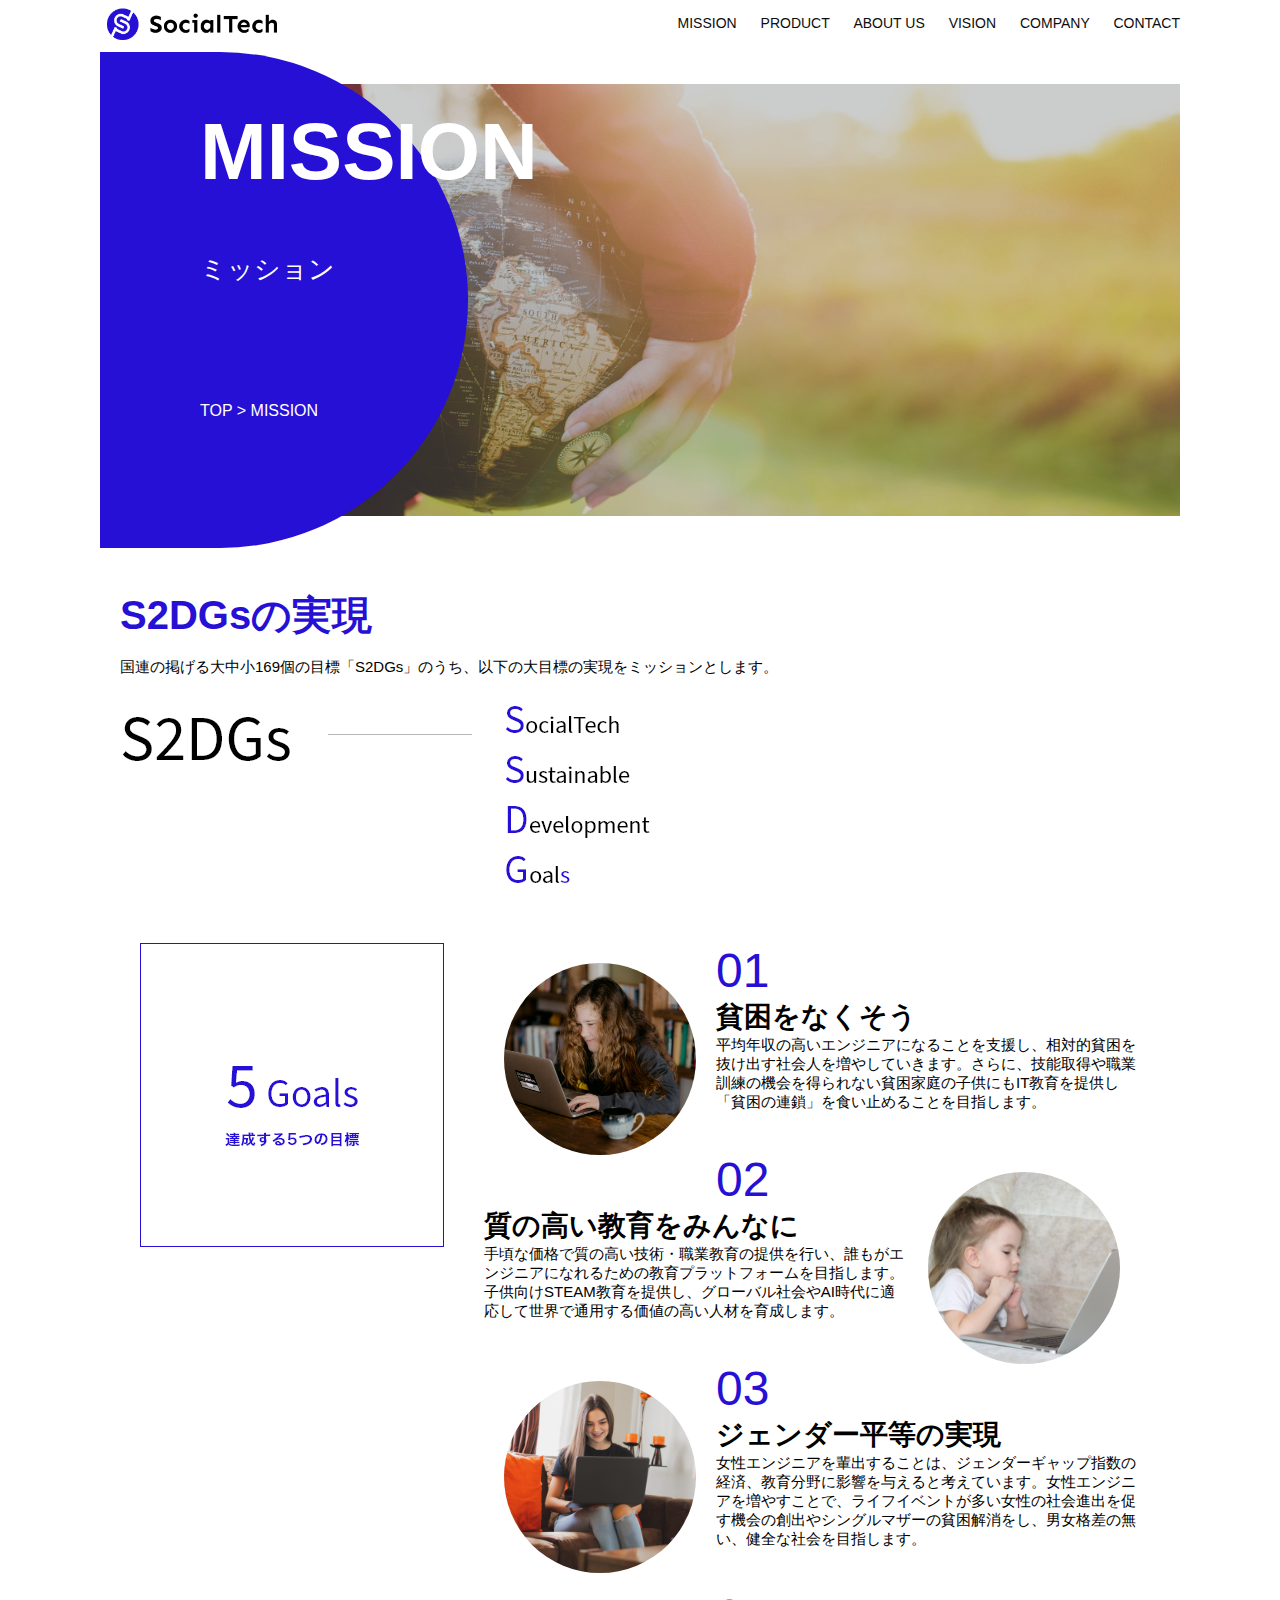
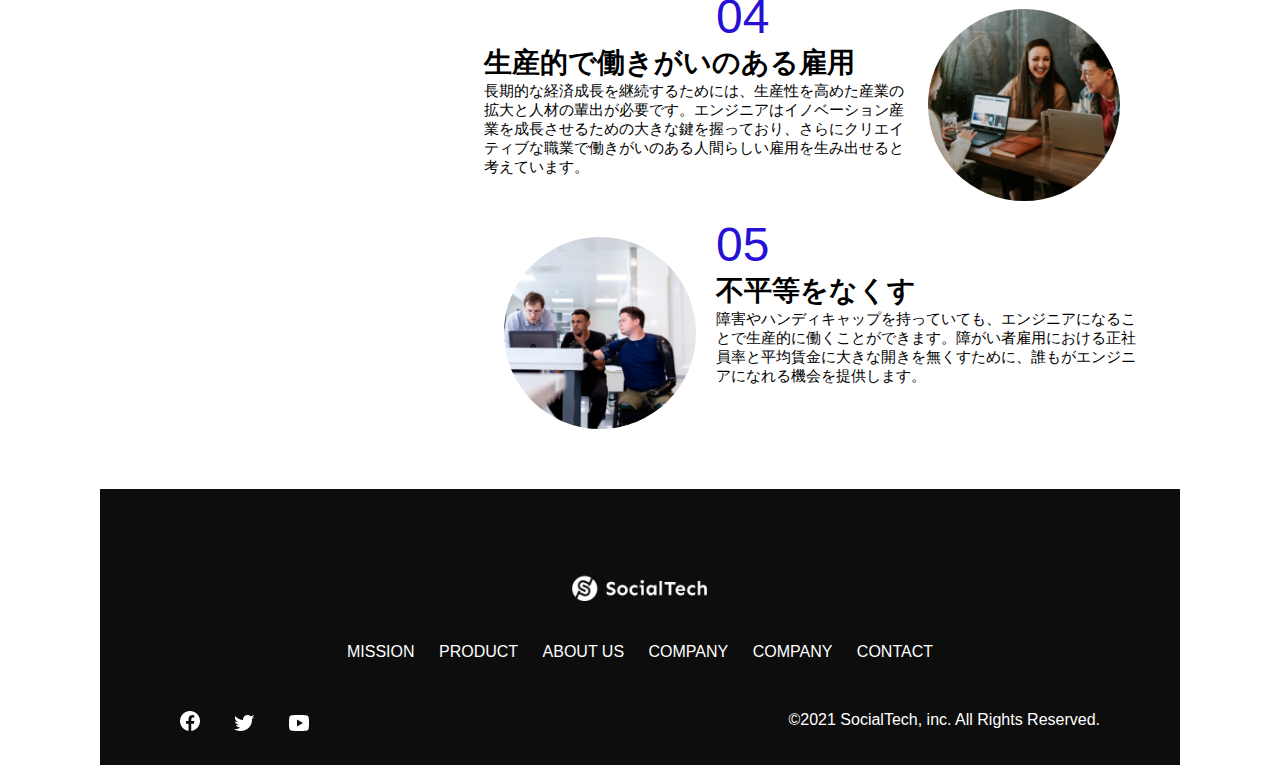
<file: kadai_tutorial_output/socialtech/mission.html>
<!DOCTYPE html>
<html>
    <head>
        <title>MISSION</title>
        <meta name="description" content="MISSIONページです。">
        <meta charset="utf-8">
        <meta name="viewport" content="width=device-width, initial-scale=1.0">
        <link rel="stylesheet" href="style.css">
    </head>
    <body>
        <header>
            <!-- ロゴ -->
            <a href="index.html" id="logo"><img src="images/logo.png" alt="トップページに戻る"></a>
            <!-- PC用ナビゲーション -->
            <nav id="nav-pc">
                <a href="mission.html">MISSION</a>
                <a href="product.html">PRODUCT</a>
                <!-- リンクの直後にid、class名を入れるとその場所までクリックでスクロールされる -->
                <a href="index.html#aboutus">ABOUT US</a>
                <a href="index.html">VISION</a>
                <a href="index.html">COMPANY</a>
                <a href="index.html">CONTACT</a>
            </nav>
            <!-- スマホ用メニュー -->
            <img id="menu-sp" src="images/button-menu.png" alt="ナビゲーションを開く" onclick="document.getElementById('nav-sp').style.display = 'block'">
            <!-- スマホ用ナビ -->
            <nav id="nav-sp">
                <img id="close" src="images/button-close.png" alt="ナビゲーションを閉じる" onclick="document.getElementById('nav-sp').style.display = 'none'">
                <a id="logo-sp" href="index.html" onclick="document.getElementById('nav-sp').style.display = 'none'"><img src="images/logo-sp.png" alt="トップページに戻る"></a>
                <a class="menu" href="mission.html" onclick="document.getElementById('nav-sp').style.display = 'none'">MISSION</a>
                <a class="menu" href="product.html" onclick="document.getElementById('nav-sp').style.display = 'none'">PRODUCT</a>
                <a class="menu" href="index.html#aboutus" onclick="document.getElementById('nav-sp').style.display = 'none'">ABOUT US</a>
                <a class="menu" href="index.html#vision" onclick="document.getElementById('nav-sp').style.display = 'none'">VISION</a>
                <a class="menu" href="index.html#company" onclick="document.getElementById('nav-sp').style.display = 'none'">COMPANY</a>
                <a class="menu" href="index.html#contact" onclick="document.getElementById('nav-sp').style.display = 'none'">CONTACT</a>
                <div id="sns">
                    <a href="https://www.facebook.com/sejuku2013"><img src="images/button-facebook.png" alt="Facebookのリンク"></a>
                    <a href="https://twitter.com/samuraijuku"><img src="images/button-twitter.png" alt="Twitterのリンク"></a>
                    <a href="https://www.youtube.com/channel/UCCFOQO5aDK0xXam4cUQXT8g"><img src="images/button-youtube.png" alt="YouTubeのリンク"></a>
                </div>
            </nav>
        </header>
        <!-- main contents -->
        <main>
            <article>
                <!-- mission-main -->
                <section id="mission-main">
                    <div id="mission-title">
                        <h1>MISSION</h1>
                        <span>ミッション</span>
                        <div><a href="index.html">TOP</a> > MISSION</div>
                    </div>
                </section>
                <!-- mission-s2dgs -->
                <section id="mission-s2dgs">
                    <h2 class="mission-h2">S2DGsの実現</h2>
                    <p>国連の掲げる大中小169個の目標「S2DGs」のうち、以下の大目標の実現をミッションとします。</p>
                    <img src="images/mission/mission-s2dgs.png" alt="S2DGs">
                </section>
                <!-- mission-5goals -->
                <section id="mission-5goals">
                    <div>
                        <img id="s2dgs-image" src="images/mission/mission-5goals.png" alt="5Goals">
                    </div>
                    <div>
                        <div>
                            <img class="fivegoals-image-left" src="images/mission/mission-5goals01.png" alt="PCを操作する女の子">
                            <span class="fivegoals-number">01</span>
                            <h3 class="fivegoals-h3">貧困をなくそう</h3>
                            <p class="fivegoals-p">
                                平均年収の高いエンジニアになることを支援し、相対的貧困を抜け出す社会人を増やしていきます。さらに、技能取得や職業訓練の機会を得られない貧困家庭の子供にもIT教育を提供し「貧困の連鎖」を食い止めることを目指します。
                            </p>
                        </div>
                        <div>
                            <img class="fivegoals-image-right" src="images/mission/mission-5goals02.png" alt="PCを見つめる小さい女の子">
                            <span class="fivegoals-number">02</span>
                            <h3 class="fivegoals-h3">質の高い教育をみんなに</h3>
                            <p class="fivegoals-p">
                                手頃な価格で質の高い技術・職業教育の提供を行い、誰もがエンジニアになれるための教育プラットフォームを目指します。子供向けSTEAM教育を提供し、グローバル社会やAI時代に適応して世界で通用する価値の高い人材を育成します。
                            </p>
                        </div>
                        <div>
                            <img class="fivegoals-image-left" src="images/mission/mission-5goals03.png" alt="PCを操作する女性">
                            <span class="fivegoals-number">03</span>
                            <h3 class="fivegoals-h3">ジェンダー平等の実現</h3>
                            <p class="fivegoals-p">
                                女性エンジニアを輩出することは、ジェンダーギャップ指数の経済、教育分野に影響を与えると考えています。女性エンジニアを増やすことで、ライフイベントが多い女性の社会進出を促す機会の創出やシングルマザーの貧困解消をし、男女格差の無い、健全な社会を目指します。
                            </p>
                        </div>
                        <div>
                            <img class="fivegoals-image-right" src="images/mission/mission-5goals04.png" alt="笑顔で話し合う3人の男女">
                            <span class="fivegoals-number">04</span>
                            <h3 class="fivegoals-h3">生産的で働きがいのある雇用</h3>
                            <p class="fivegoals-p">
                                長期的な経済成長を継続するためには、生産性を高めた産業の拡大と人材の輩出が必要です。エンジニアはイノベーション産業を成長させるための大きな鍵を握っており、さらにクリエイティブな職業で働きがいのある人間らしい雇用を生み出せると考えています。
                            </p>
                        </div>
                        <div>
                            <img class="fivegoals-image-left" src="images/mission/mission-5goals05.png" alt="障害を持つ男性が生き生きと働く様子">
                            <span class="fivegoals-number">05</span>
                            <h3 class="fivegoals-h3">不平等をなくす</h3>
                            <p class="fivegoals-p">
                                障害やハンディキャップを持っていても、エンジニアになることで生産的に働くことができます。障がい者雇用における正社員率と平均賃金に大きな開きを無くすために、誰もがエンジニアになれる機会を提供します。
                            </p>
                        </div>
                    </div>
                </section>
            </article>
        <!-- フッター -->
            <footer>
                <div id="footer-logo">
                    <img src="images/logo-sp.png" alt="SocialTech">
                </div>
                <div id="footer-link">
                    <a href="mission.html">MISSION</a>
                    <a href="product.html">PRODUCT</a>
                    <a href="index.html#aboutus">ABOUT US</a>
                    <a href="index.html#vision">COMPANY</a>
                    <a href="index.html#company">COMPANY</a>
                    <a href="index.html#contact">CONTACT</a>
                </div>
                <div id="sns-footer">
                    <a href="https://www.facebook.com/sejuku2013"><img src="images/button-facebook.png" alt="facebookのリンク"></a>
                    <a href="https://twitter.com/samuraijuku"><img src="images/button-twitter.png" alt="Twitterのリンク"></a>
                    <a href="https://www.youtube.com/channel/UCCFOQO5aDK0xXam4cUQXT8g"><img src="images/button-youtube.png" alt="YouTubeのリンク"></a>
                        <span id="copyright">&copy;2021 SocialTech, inc. All Rights Reserved. </span>
                </div>
            </footer>
        </main>
    </body>
</html>
</file>
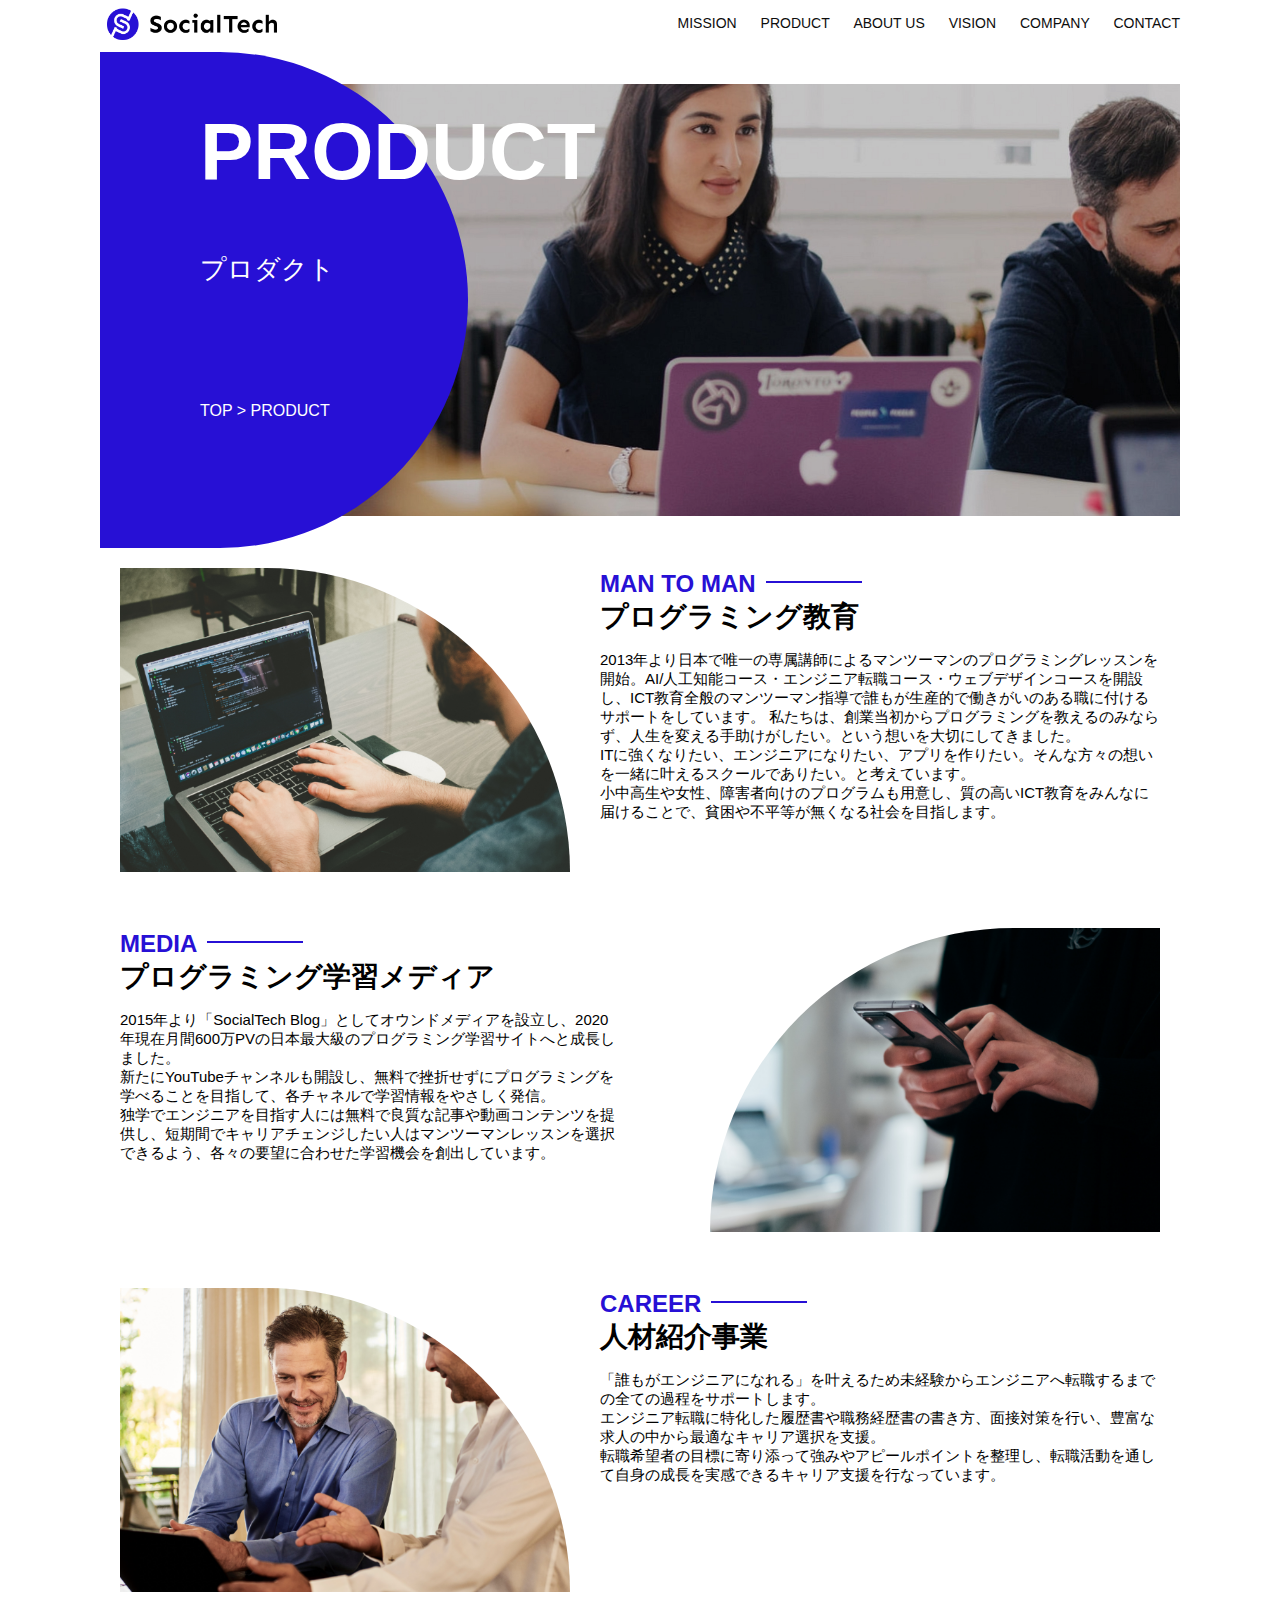
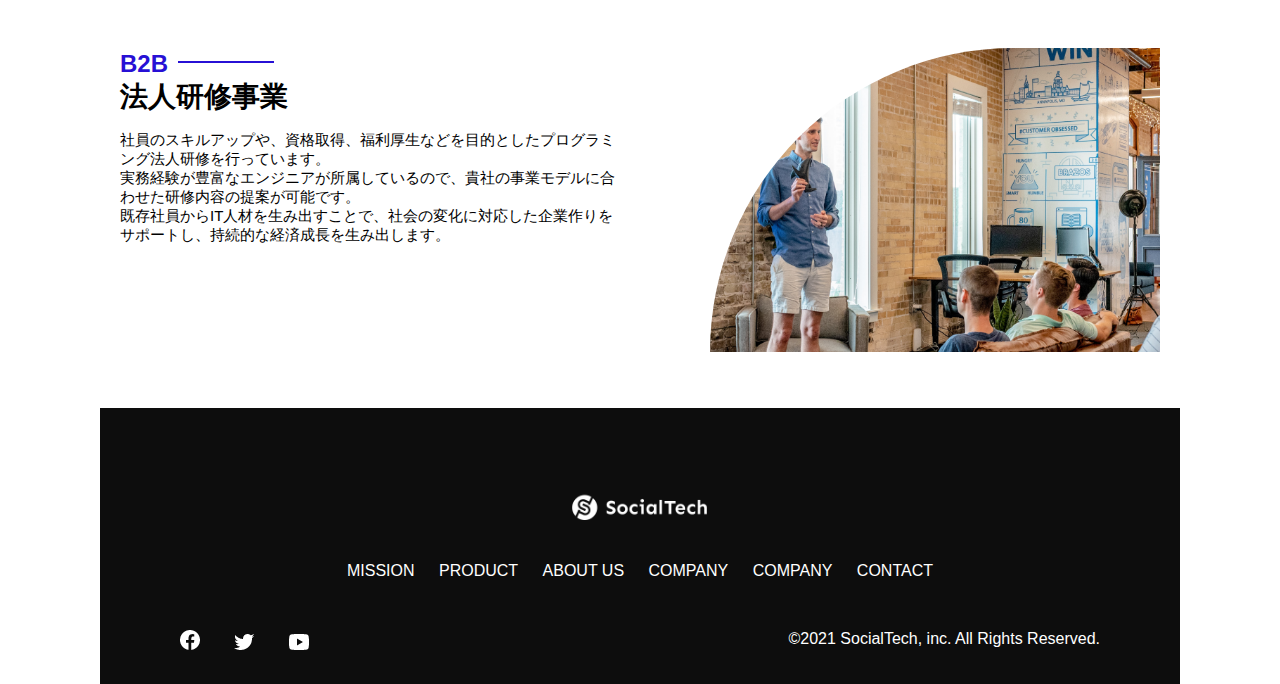
<file: kadai_tutorial_output/socialtech/product.html>
<!DOCTYPE html>
<html>
    <head>
        <title>PRODUCT</title>
        <meta name="description" content="PRODUCTページです。">
        <meta charset="utf-8">
        <meta name="viewport" content="width=device-width, initial-scale=1.0">
        <link rel="stylesheet" href="style.css">
    </head>
    <body>
        <header>
            <!-- ロゴ -->
            <a href="index.html" id="logo"><img src="images/logo.png" alt="トップページに戻る"></a>
            <!-- PC用ナビゲーション -->
            <nav id="nav-pc">
                <a href="mission.html">MISSION</a>
                <a href="product.html">PRODUCT</a>
                <!-- リンクの直後にid、class名を入れるとその場所までクリックでスクロールされる -->
                <a href="index.html#aboutus">ABOUT US</a>
                <a href="index.html">VISION</a>
                <a href="index.html">COMPANY</a>
                <a href="index.html">CONTACT</a>
            </nav>
            <!-- スマホ用メニュー -->
            <img id="menu-sp" src="images/button-menu.png" alt="ナビゲーションを開く" onclick="document.getElementById('nav-sp').style.display = 'block'">
            <!-- スマホ用ナビ -->
            <nav id="nav-sp">
                <img id="close" src="images/button-close.png" alt="ナビゲーションを閉じる" onclick="document.getElementById('nav-sp').style.display = 'none'">
                <a id="logo-sp" href="index.html" onclick="document.getElementById('nav-sp').style.display = 'none'"><img src="images/logo-sp.png" alt="トップページに戻る"></a>
                <a class="menu" href="mission.html" onclick="document.getElementById('nav-sp').style.display = 'none'">MISSION</a>
                <a class="menu" href="product.html" onclick="document.getElementById('nav-sp').style.display = 'none'">PRODUCT</a>
                <a class="menu" href="index.html#aboutus" onclick="document.getElementById('nav-sp').style.display = 'none'">ABOUT US</a>
                <a class="menu" href="index.html#vision" onclick="document.getElementById('nav-sp').style.display = 'none'">VISION</a>
                <a class="menu" href="index.html#company" onclick="document.getElementById('nav-sp').style.display = 'none'">COMPANY</a>
                <a class="menu" href="index.html#contact" onclick="document.getElementById('nav-sp').style.display = 'none'">CONTACT</a>
                <div id="sns">
                    <a href="https://www.facebook.com/sejuku2013"><img src="images/button-facebook.png" alt="Facebookのリンク"></a>
                    <a href="https://twitter.com/samuraijuku"><img src="images/button-twitter.png" alt="Twitterのリンク"></a>
                    <a href="https://www.youtube.com/channel/UCCFOQO5aDK0xXam4cUQXT8g"><img src="images/button-youtube.png" alt="YouTubeのリンク"></a>
                </div>
            </nav>
        </header>
        <!-- main contents -->
        <main>
            <article>
                <!-- product-main -->
                <section id="product-main">
                <div id="product-title">
                    <h1>PRODUCT</h1>
                    <span>プロダクト</span>
                    <div><a href="index.html">TOP</a> > PRODUCT</div>
                </div>
                </section>
                <!-- product-section1 -->
                <section class="product-section1">
                    <img src="images/product/product-mantoman.png" alt="PCでコードを書く男性">
                    <div>
                        <h2 class="product-h2">MAN TO MAN</h2>
                        <h3 class="product-h3">プログラミング教育</h3>
                        <p>
                            2013年より日本で唯一の専属講師によるマンツーマンのプログラミングレッスンを開始。AI/人工知能コース・エンジニア転職コース・ウェブデザインコースを開設し、ICT教育全般のマンツーマン指導で誰もが生産的で働きがいのある職に付けるサポートをしています。
                            私たちは、創業当初からプログラミングを教えるのみならず、人生を変える手助けがしたい。という想いを大切にしてきました。<br>ITに強くなりたい、エンジニアになりたい、アプリを作りたい。そんな方々の想いを一緒に叶えるスクールでありたい。と考えています。<br>小中高生や女性、障害者向けのプログラムも用意し、質の高いICT教育をみんなに届けることで、貧困や不平等が無くなる社会を目指します。               
                        </p>
                    </div>
                </section>
                <!-- product-section2 -->
                <section class="product-section2">
                    <div>
                        <h2 class="product-h2">MEDIA</h2>
                        <h3 class="product-h3">プログラミング学習メディア</h3>
                        <p>
                            2015年より「SocialTech
                            Blog」としてオウンドメディアを設立し、2020年現在月間600万PVの日本最大級のプログラミング学習サイトへと成長しました。<br>新たにYouTubeチャンネルも開設し、無料で挫折せずにプログラミングを学べることを目指して、各チャネルで学習情報をやさしく発信。<br>独学でエンジニアを目指す人には無料で良質な記事や動画コンテンツを提供し、短期間でキャリアチェンジしたい人はマンツーマンレッスンを選択できるよう、各々の要望に合わせた学習機会を創出しています。
                        </p>
                    </div>
                    <img src="images/product/product-media.png" alt="スマートフォンを操作する人">
                </section>
                <!-- product-section1 -->
                <section class="product-section1">
                    <img src="images/product/product-career.png" alt="笑顔で話し合う話し合う2人の男性">
                    <div>
                        <h2 class="product-h2">CAREER</h2>
                        <h3 class="product-h3">人材紹介事業</h3>
                        <p>
                            「誰もがエンジニアになれる」を叶えるため未経験からエンジニアへ転職するまでの全ての過程をサポートします。<br>エンジニア転職に特化した履歴書や職務経歴書の書き方、面接対策を行い、豊富な求人の中から最適なキャリア選択を支援。<br>転職希望者の目標に寄り添って強みやアピールポイントを整理し、転職活動を通して自身の成長を実感できるキャリア支援を行なっています。<br>
                        </p>
                    </div>
                </section>
                <!-- product-section2 -->
                <section class="product-section2">
                    <div>
                        <h2 class="product-h2">B2B</h2>
                        <h3 class="product-h3">法人研修事業</h3>
                        <p>
                            社員のスキルアップや、資格取得、福利厚生などを目的としたプログラミング法人研修を行っています。<br>実務経験が豊富なエンジニアが所属しているので、貴社の事業モデルに合わせた研修内容の提案が可能です。<br>既存社員からIT人材を生み出すことで、社会の変化に対応した企業作りをサポートし、持続的な経済成長を生み出します。
                        </p>
                    </div>
                    <img src="images/product/product-b2b.png" alt="公演中の男性とそれを聴く人々">
                </section>
            </article>
        <!-- フッター -->
            <footer>
                <div id="footer-logo">
                    <img src="images/logo-sp.png" alt="SocialTech">
                </div>
                <div id="footer-link">
                    <a href="mission.html">MISSION</a>
                    <a href="product.html">PRODUCT</a>
                    <a href="index.html#aboutus">ABOUT US</a>
                    <a href="index.html#vision">COMPANY</a>
                    <a href="index.html#company">COMPANY</a>
                    <a href="index.html#contact">CONTACT</a>
                </div>
                <div id="sns-footer">
                    <a href="https://www.facebook.com/sejuku2013"><img src="images/button-facebook.png" alt="facebookのリンク"></a>
                    <a href="https://twitter.com/samuraijuku"><img src="images/button-twitter.png" alt="Twitterのリンク"></a>
                    <a href="https://www.youtube.com/channel/UCCFOQO5aDK0xXam4cUQXT8g"><img src="images/button-youtube.png" alt="YouTubeのリンク"></a>
                        <span id="copyright">&copy;2021 SocialTech, inc. All Rights Reserved. </span>
                </div>
            </footer>
        </main>
    </body>
</html>
</file>
<file: kadai_tutorial_output/socialtech/style.css>
/* PC、スマホ共通スタイル */
body {
    font-family: "Source Sans Pro", "Hiragino Kaku Gothic ProN", Meiryo, Arial, sans-serif;
}

p {
    font-size: 15px;
}
/* レスポンシブで右側に謎の余白が発生、これで一応解決 */
.wrap-origin {
    overflow: hidden;
}
/* ＝＝＝＝＝＝＝＝＝＝
PC用のスタイル
＝＝＝＝＝＝＝＝＝＝＝*/
/* pc media query > 768px */
@media screen and (min-width: 768px) {
    #nav-sp, #menu-sp {
        display: none;
    }
/* 横幅設定 */
    body {
        max-width: 1080px;
        min-width: 960px;
        margin: 0 auto 0 auto;
    }
/* ヘッダー */
    header {
        display: flex;
        justify-content: space-between;
    }
/* ナビゲーションのレイアウト */
    #nav-pc {
        text-align: right;
        font-size: 14px;
        padding-top: 15px;
    }
/* ナビゲーションのリンクの装飾設定 */
    #nav-pc > a {
        text-decoration: none;
        margin-left: 20px;
    }
    #nav-pc > a:link {
    color: #0d0d0d;
    }
    #nav-pc > a:visited {
        color: #0d0d0d;
    }
    #nav-pc > a:hover {
        color: #0d0d0d;
        text-decoration: underline;
    }
    #nav-pc > a:active {
        color: #0d0d0d;
    }
/* メインビジュアル */
    #main-visual {
        position: relative;
        height: 400px;
    }
    #main-message {
        position: absolute;
        top: 0px;
        left: 0px;
        background: #2710d5;
        color: #ffffff;
        border-radius: 0 0 476px 0;
        max-width: 620px;
        width: 100%;
        height: 100%;
        z-index: 11;
    }
    #main-message > h1 {
        font-size: 60px;
        font-weight: bold;
        margin: 100px 0 0 50px;
    }
    #main-message > p {
        font-size: 28px;
        margin: 0 0 0 50px;
    }
    #main-visual > img {
        max-width: 620px;
        border-radius: 476px 0 0 0;
        position: absolute;
        top: 0;
        right: 0;
        z-index: 10;
    } 
/* 見出し */
    h2 {
        margin: 40px 0 0 0;
    }
    h2::after {
        /* 以下で擬似要素に画像の追加を指定 */
        content: url("images/line.png");
        margin-left: 10px;
    }
    h3 {
        font-size: 27px;
    }
/* ミッション */
    #mission {
        margin: 80px auto 80px auto;
        width: 100%;
    }
    #mission-flex {
        width: 100%;
        /* 以下で子要素を横並びに指定 */
        display: flex;
    }
    #mission-flex > div {
        width: 50%;
        margin: 20px;
    }
    #mission-photo {
        width: 100%;
    }
    #s2dgs {
        margin: 50px 0 0 0;
        width: 100%;
    }
    /* プロダクト */
    #product {
        background-color: #fafafa;
        margin: 80px 0 80px 0;
        padding: 10px 40px 0px 40px;
    }
    /* 外枠 */
    #product > div {
        margin-top: 40px;
        display: flex;
    }
    /* 左のカラム */
    #product-left {
        width: 50%;
        margin-right: 20px;
    }
    /* 右のカラム */
    #product-right {
        width: 50%;
        margin-top: 80px;
        margin-left: 20px;
    }
    /* 画像配置の指定 */
    #product-left > div {
        position: relative;
        height: 480px;
        margin-right: 20px;
    }
    #product-right > div {
        position: relative;
        height: 480px;
        margin-left: 20px;
    }
    /* 画像 */
    .product-photo {
        width: 100%;
    }
    /* 説明文の枠 */
    .product-explain {
        background-color: #ffffff;
        position: absolute;
        left: 0;
        top: 280px;
        margin: 0 40px;
        padding: 20px;
        /* rgbaで透明度の指定 */
        box-shadow: 5px 5px 10px rgba(0, 0, 0, 0.05);
    }
    /* 説明文の英語 */
    .product-explain > span {
        color: #2710d5;
        font-weight: bold;
        font-size: 16px;
        margin: 0;
    }
    /* 説明文の見出し */
    .product-explain > h3 {
        font-size: 20px;
        margin: 5px 0;
    }
    /* 説明文 */
    .product-explain > p {
        font-size: 14px;
        margin: 0;
    }
    /* もっとみるボタン */
    #product-more {
        margin: 0 auto -42px auto;
    }
    /* ABOUT US */
    #aboutus {
        margin: 80px auto 80px auto;
    }
    #aboutus > div {
        display: flex;
    }
    .culture-img {
        /* flexbox内の要素を上寄せに指定 */
        align-self: flex-start;
        width: 100%;
    }
    .culture-img2 {
        margin-top: 50px;
        width: 100%;
    }
    /* 表 */
    .culture-table {
        margin-right: 50px;
    }
    /* 各セル */
    .culture-num {
        font-size: 80px;
        color: #2710d5;
        margin-right: 20px;
    }
    /* 英語の見出し */
    .culture-en {
        color: #2710d5;
        font-weight: bold;
        font-size: 24px;
        display: block;
    }
    /* 日本語の見出し */
    .culture-jp {
        font-size: 28px;
        font-weight: bold;

    }
    /* 説明文 */
    .culture-description {
        margin: 0;
    }
    .culture-jp > a:visited {
        color: darkorchid;
    }
    /* VISION */
    #vision {
        margin: 80px auto 80px auto;
    }
    /* 行動指針全て */
    #vision > div {
        width: 100%;
        display: flex;
        /* 左と右を両端に配置、残りは均等に指定 */
        justify-content: space-between;
        flex-wrap: wrap;
    }
    /* 各行動指針 */
    .vision-box {
        width: 300px;
        height: 300px;
        margin-bottom: 30px;
        position: relative;
    }
    /* 画像 */
    .vision-box > img {
        width: 100%;
        height: auto;
        position: absolute;
        top: 0;
        left: 0;
        /* 重なり順を指定（数字が大きいほど上に重なる） */
        z-index: 30;
    }
    /* span内 */
    .vision-box > span {
        position: absolute;
        top: 0;
        left: 0;
        z-index: 31;
        margin-right: 20px;
    }
    /* en見出しh４ */
    .vision-box > span > h4 {
        color: #2710d5;
        font-size: 19px;
        margin-top: 80px;
    }
    .vision-box > span > h4::first-letter {
        font-size: 40px;
    }
    /* jp見出しh５ */
    .vision-box > span > h5 {
        font-size: 20px;
        margin: 0;
    }
    /* description */
    .vision-box > span > p {
        margin-top: 10px;
    }
    /*  COMPANY */
    #company {
        margin: 80px auto 80px auto;
    }
    /* table */
    #company-table {
        width: 100%;
    }
    /* 見出し */
    .tableheader {
        text-align: left;
        padding: 20px;
        border-bottom-color: #2710d5;
        border-bottom-width: 1px;
        border-bottom-style: solid;
        width: 100px;
    }
    /* 最初の見出しのみの装飾 */
    .tableheader-first {
        text-align: left;
        padding: 20px;
        border-bottom-color: #2710d5;
        border-bottom-width: 1px;
        border-bottom-style: solid;
        border-top-color: #2710d5;
        border-top-width: 1px;
        border-top-style: solid;
    }
    /* cell */
    .cell {
        padding: 30px;
        border-bottom-color: #ececec;
        border-bottom-width: 1px;
        border-bottom-style: solid;
    }
    /* 最初のセルだけ装飾 */
    .cell-first {
        padding: 30px;
        border-bottom-color: #ececec;
        border-bottom-width: 1px;
        border-bottom-style: solid;
        border-top-color: #ececec;
        border-top-width: 1px;
        border-top-style: solid;
    }
    /* 埋め込み地図 */
    #company > iframe {
        width: 100%;
        height: 368px;
        margin-top: 40px;
    }
    /* CONTACT */
    #contact {
        margin: 80px auto;
    }
    #contact > form > div {
        display: flex;
        flex-direction: row;
        flex-wrap: wrap;
        padding-bottom: 30px;
    }
    .contact-heading {
        width: 240px;
        align-self: center;
    }
    .contact-label {
        font-weight: bold;
    }
    .contact-span {
        color: #ce2222;
        margin-left: 20px;
        font-weight: bold;
    }
    .contact-textbox {
        border-top: 0;
        border-left: 0;
        border-right: 0;
        border-bottom: solid 1px #707070;
        background: #fafafa;
        width: 400px;
        height: 56px;
    }
    .contact-textarea {
        border-top: 0;
        border-left: 0;
        border-right: 0;
        border-bottom: solid 1px #707070;
        background: #fafafa;
        width: 400px;
        height: 200px;
    }
    details {
        width: 700px;
    }
    details > div {
        background: #fafafa;
        padding: 20px;
    }
    details > div > span {
        font-weight: bold;
    }
    /* footer */
    footer {
        background: #0d0d0d;
        text-align: center;
        padding: 80px 80px 30px 80px;
    }
    #footer-logo {
        margin-bottom: 30px;
    }
    #footer-link {
        margin-bottom: 50px;
    }
    #footer-link > a {
        text-decoration: none;
        margin: 10px;
    }
    #footer-link > a:link {
        color: #ffffff;
    }
    #footer-link > a:hover {
    color: #ffffff;
    text-decoration: underline;
    }
    #footer-link > a:active {
        color: #ffffff;
    }
    #sns-footer {
        text-align: left;
        width: 100%;
    }
    #sns-footer > a {
        margin-right: 30px;
    }
    #copyright {
        color: #ffffff;
        float: right;
    }
    /*-------mission.html用スタイル--------*/
    /* mission-main */
    #mission-main {
        width: 100%;
        height: 496px;
        background-image: url("images/mission/mission-main.png");
        background-repeat: no-repeat;
        /* 縦方向の位置指定（top, center, bottom） */
        background-position-y: center;
    }
    #mission-title {
        background: #2710d5;
        color: #ffffff;
        width: 368px;
        height: 496px;
        border-radius: 0 248px 248px 0;
        position: relative;
    }
    #mission-title > h1 {
        position: absolute;
        top: 0;
        left: 100px;
        font-size: 80px;
    }
    #mission-title > span {
        position: absolute;
        top: 200px;
        left: 100px;
        font-size: 26px;
    }
    /* ぱんくずリスト */
    #mission-title > div {
        position: absolute;
        top: 350px;
        left: 100px;
        font-size: 16px;
    }
    #mission-title > div > a {
        text-decoration: none;
    }
    #mission-title > div > a:link {
        color: #ffffff;
    }
    #mission-title > div > a:visited {
        color: #ffffff;
    }
    #mission-title > div > a:hover {
        color: #ffffff;
        text-decoration: underline;
    }
    #mission-title > div > a:active {
        color: #ffffff;
    }
    /* mission-s2dgs */
    #mission-s2dgs {
        width: 100%;
        margin: 20px;
    }
    .mission-h2 {
        color: #2710d5;
        font-size: 40px;
    }
    .mission-h2::after {
        content: none;
    }
    /* mission-5goals */
    #mission-5goals {
        margin: 20px;
        display: flex;
    }
    #mission-5goals > div {
        flex-grow: 1;
        padding: 20px;
    }
    #mission-5goals > div > div {
        margin-bottom: 40px;
    }
    .fivegoals-image-right {
        float: right;
        margin: 20px;
    }
    .fivegoals-image-left {
        float: left;
        margin: 20px;
    }
    .fivegoals-number {
        color: #2710d5;
        font-size: 48px;
        margin: 0;
    }
    .fivegoals-h3 {
        font-size: 28px;
        margin: 0;
    }
    .fivegoals-p {
        margin: 0;
    }
    /*-------product.html用スタイル---------  */
    #product-main {
        width: 100%;
        height: 496px;
        background-image: url("images/product/product-main.png");
        background-repeat: no-repeat;
        background-position-y: center;
    }
    #product-title {
        background: #2710d5;
        color: #ffffff;
        width: 368px;
        height: 496px;
        border-radius: 0 248px 248px 0;
        position: relative;
    }
    #product-title > h1 {
        position: absolute;
        top: 0;
        left: 100px;
        font-size: 80px;
    }
    #product-title > span {
        position: absolute;
        top: 200px;
        left: 100px;
        font-size: 26px;
    }
    #product-title > div {
        position: absolute;
        top: 350px;
        left: 100px;
        font-size: 16px;
    }
    #product-title > div > a {
        text-decoration: none;
    }
    #product-title > div > a:link {
        color: #ffffff;
    }
    #product-title > div > a:visited {
        color: #ffffff;
    }
    #product-title > div > a:hover {
        color: #ffffff;
        text-decoration: underline;
    }
    #product-title > div > a:active {
        color: #ffffff;
    }
    .product-section1 {
        position: relative;
        margin: 20px;
        height: 340px;
    }
    .product-section1 > img {
        position: absolute;
        top: 0;
        left: 0;
        width: 450px;
        margin: 0 40px 30px 0;
        border-radius: 0 432px 0 0;
    }
    .product-section1 > div {
        position: absolute;
        top: 0;
        left: 480px;
    }
    .product-section2 {
        position: relative;
        margin: 20px;
        height: 340px;
    }
    .product-section2 > img {
        position: absolute;
        top: 0;
        right: 0;
        width: 450px;
        margin: 0 0 30px 40px;
        border-radius: 432px 0 0 0;
    }
    .product-section2 > div {
        position: absolute;
        top: 0;
        left: 0;
        width: 500px;
    }
    .product-h2 {
        color: #2710d5;
        font-size: 24px;
        margin: 0;
    }
    .product-h3 {
        font-size: 28px;
        margin: 0;
    }
}

/*======================
スマートフォンのスタイル
======================= */
/* smartphone media query < 767px */
@media screen and (max-width: 767px) {
    body {
        min-width: 375px;
        margin: 0;
        padding: 0;
    }
    #nav-pc {
        display: none;
    }
    #menu-sp {
        float: right;
        padding: 0;
    }
    #nav-sp {
        background: #2710d5;
        position: absolute;
        left: 0;
        top: 0;
        height: 100%;
        width: 100%;
        display: none;
        z-index: 100;
    }
    #close {
        position: absolute;
        top: 20px;
        right: 20px;
    }
    #logo-sp {
        margin: 80px 0 30px 20px;
    }
    #nav-sp > a {
    display: block;
    }
    #nav-sp > a:link {
        color: #ffffff;
    }
    #nav-sp > a:visited {
        color: #ffffff;
    }
    #nav-sp > a:hover {
        color: #ffffff;
        text-decoration: underline;
    }
    #nav-sp > a:active {
        color: #ffffff;
    }
    #nav-sp > .menu {
        text-decoration: none;
        display: block;
        margin: 0 20px 0 20px;
        height: 44px;
        font-size: 16px;
        /* リンクの背景を画像表示 */
        background-image: url("images/arrow.png");
        /* 背景を繰り返すかしないか */
        background-repeat: no-repeat;
        /* 背景の位置を指定 */
        background-position: right top;
    }
    #sns {
        position: absolute;
        bottom: 20px;
        left: 20px;
    }
    #sns > a {
        margin-right: 30px;
    }
    /* main-sp */
    #main-visual {
        position: relative;
        height: 470px;
        width: 100%;
        overflow: hidden;
    }
    #main-visual > div {
        position: absolute;
        top: 0;
        left: 0;
        background: #2710d5;
        color: white;
        border-radius: 0 0 476px 0;
        text-align: center;
        height: 280px;
        width: 100%;
        z-index: 11;
    }
    #main-visual > div > h1 {
        font-size: 28px;
        margin: 90px 0 0 0;
    }
    #main-visual > div > p {
        margin: 0;
    }
    #main-visual > img {
        width: 100%;
        border-radius: 476px 0 0 0;
        z-index: 10;
        position: absolute;
        bottom: 0;
        right: 0;
    }
    /* title-sp */
    h2::after {
        content: url("images/line.png");
        margin-left: 10px;
    }
    h3 {
        font-size: 24px;
        margin: 10px 0 0 0;
    }
    /* mission-sp */
    #mission {
        margin: 20px;
    }
    #mission-photo {
        width: 100%;
    }
    #s2dgs {
        width: 100%;
    }
    /* product-sp */
    #product {
        background: #fafafa;
        padding-top: 10px;
    }
    /* product内にあるh2全て指定 */
    #product h2 {
        margin-left: 20px;
    }
    /* スマホは縦並び表示 */
    #product-left,
    #product-right {
        margin-right: 20px;
        margin-left: 20px;
    }
    #product-left > div,
    #product-right > div {
        position: relative;
        height: 540px;
    }
    .product-explain {
        background: #ffffff;
        position: absolute;
        left: 0;
        bottom: 50px;
        padding: 20px;
        box-shadow: 5px 5px 10px rgba(0, 0, 0, 0.05);
    }
    .product-explain > span {
        color: #2710d5;
        font-weight: bold;
        font-size: 16px;
        margin: 0;
    }
    .product-explain > h3 {
        margin-top: 10px;
        margin-bottom: 10px;
    }
    .product-photo {
        width: 100%;
    }
    #product-more > img {
        margin-left: 20px;
        margin-bottom: -42px;
    }
    /* about us */
    #aboutus {
        margin: 80px 20px;
    }
    #aboutus > div {
        display: flex;
        flex-direction: column;
    }
    .culture-table {
        width: 100%;
        padding-right: 20px;
        order: 2;
    }
    .culture-img {
        width: 100%;
        order: 1;
    }
    .culture-img2 {
        width: 100%;
    }
    .culture-num {
        font-size: 80px;
        color: #2710d5;
    }
    .culture-en {
        font-size: 24px;
        font-weight: bold;
        color: #2710d5;
        display: block;
    }
    .culture-jp {
        display: block;
    }
    .culture-description {
        margin: 0;
    }
    /* vision */
    #vision {
        margin: 80px 20px 80px 20px;
    }
    .vision-box {
        width: 300px;
        height: 300px;
        margin-bottom: 30px;
        position: relative;
    }
    .vision-box > img {
        width: 100%;
        height: auto;
        position: absolute;
        top: 0;
        left: 0;
        z-index: 30;
    }
    .vision-box > span {
        position: absolute;
        top: 0;
        left: 0;
        z-index: 31;
        margin-right: 20px;
    }
    .vision-box > span > h4 {
        font-size: 19px;
        color: #2710d5;
        margin: 60px 0 0 0;
    }
    .vision-box > span > h5  {
        font-size: 20px;
        margin: 0 0 0 0;
    }
    .vision-box > span > p {
        margin: 10px 0 0 0;
    }
    /* company */
    #company {
        margin: 0 20px;
    }
    #company > h3 {
        margin-bottom: 20px;
    }
    #company > table {
        width: 100%;
    }
    .tableheader-first {
        text-align: left;
        padding: 20px;
        border-bottom: #2710d5;
        border-bottom-width: 1px;
        border-bottom-style: solid;
        border-top: #2710d5;
        border-top-width: 1px;
        border-top-style: solid;
        width: 50px;
    }
    .tableheader {
        text-align: left;
        padding: 20px;
        border-bottom: #2710d5;
        border-bottom-width: 1px;
        border-bottom-style: solid;
    }
    .cell-first {
        padding: 20px;
        border-bottom: #ececec;
        border-bottom-width: 1px;
        border-bottom-style: solid;
        border-top: #ececec;
        border-top-width: 1px;
        border-top-style: solid;
    }
    .cell {
        padding: 20px;
        border-bottom: #ececec;
        border-bottom-width: 1px;
        border-bottom-style: solid;
    }
    #company > iframe {
        width: 100%;
        height: 240px;
        margin-top: 40px;
    }
    /* contact */
    #contact {
        margin: 80px 20px;
    }
    #contact > h3 {
        margin-bottom: 20px;
    }
    #contact > form > div {
        margin-bottom: 20px;
    }
    .contact-heading {
        margin-bottom: 20px;
    }
    .contact-label {
        font-weight: bold;
    }
    .contact-span {
        color: #ce2222;
        margin-left: 20px;
        font-weight: bold;
    }
    .contact-textbox {
        height: 56px;
        border-top: 0;
        border-right: 0;
        border-left: 0;
        background: #fafafa;
        border-bottom: #707070;
        border-bottom-width: 1px;
        border-bottom-style: solid;
        min-width: 300px;
        width: 100%;
    }
    .contact-textarea {
        height: 150px;
        border-top: 0;
        border-right: 0;
        border-left: 0;
        background: #fafafa;
        width: 100%;
    }
    .radiobutton {
        margin-bottom: 20px;
    }
    /* 隣接要素を指定 */
    .radiobutton + label::after {
        /* CSS内の要素の改行を指定 \← optionキー + ¥キー */
        content: "\A"; 
        white-space: pre;
    }
    /* footer */
    footer {
        background: #0d0d0d;
        padding: 30px 20px 50px 20px;
    }
    #footer-logo {
        margin-bottom: 30px;
    }
    #footer-link {
        margin-bottom: 50px;
    }
    #footer-link > a {
        text-decoration: none;
        margin: 0 20px 30px 0;
        display: block;
        background-image: url("images/arrow.png");
        background-repeat: no-repeat;
        background-position: right top;
    }
    #footer-link > a:link {
        color: #ffffff;
    }
    #footer-link > a:visited {
        color: #ffffff;
    }
    #footer-link > a:hover {
        color: #ffffff;
        text-decoration: underline;
    }
    #footer-link > a:active {
        color: #ffffff;
    }
    #sns-footer > a {
        margin-right: 30px;
    }
    #copyright {
        font-size: 12px;
        display: block;
        margin-top: 30px;
        color: #ffffff;
    }
    /*--------mission.htmlのスマホスタイル-------------  */
    /* mission-main */
    #mission-main {
        width: 100%;
        height: 256px;
        background-image: url("images/mission/mission-main.png");
        background-repeat: no-repeat;
        background-position-y: center;
        /* 背景の大きさを”横幅 縦幅”の順で指定 */
        background-size: auto 208px;
    }
    #mission-title {
        background: #2710d5;
        color: #ffffff;
        width: 136px;
        height: 256px;
        border-radius: 0 248px 248px 0;
        position: relative;
    }
    #mission-title > h1 {
        position: absolute;
        top: 0;
        left: 20px;
        font-size: 40px;
    }
    #mission-title > span {
        position: absolute;
        top: 110px;
        left: 20px;
        font-size: 18px;
    }
    #mission-title > div {
        position: absolute;
        top: 180px;
        left: 20px;
        font-size: 13px;
    }
    #mission-title > div > a {
        text-decoration: none;
    }
    #mission-title > div > a:link {
        color: #ffffff;
    }
    #mission-title > div > a:visited {
        color: #ffffff;
    }
    #mission-title > div > a:hover {
        color: #ffffff;
        text-decoration: underline;
    }
    #mission-title > div > a:active {
        color: #ffffff;
    }
    /* mission-s2dgs */
    #mission-s2dgs {
        margin: 20px;
    }
    .mission-h2 {
        color: #2710d5;
        font-size: 38px;
    }
    .mission-h2::after {
        content: none;
    }
    #mission-s2dgs > img {
        width: 100%;
    }
    /* mission-5goals */
    #mission-5goals {
        margin: 20px;
    }
    #mission-5goals > div >div {
        margin-bottom: 40px;
    }
    #s2dgs-image {
        width: 100%;
    }
    .fivegoals-image-right,
    .fivegoals-image-left {
        margin: 20px auto;
        display: block;
    }
    .fivegoals-number {
        color: #2710d5;
        font-size: 48px;
        margin: 0;
    }
    .fivegoals-h3 {
        font-size: 28px;
        margin: 0;
    }
    .fivegoals-p {
        margin: 0;
    }
    /*----------product.htmlのスマホスタイル-------------  */
    /* product-main */
    #product-main {
        width: 100%;
        height: 256px;
        background-image: url("images/product/product-main.png");
        background-repeat: no-repeat;
        background-position-y: center;
        background-size: auto 208px;
    }
    #product-title {
        background: #2710d5;
        color: #ffffff;
        width: 136px;
        height: 256px;
        border-radius: 0 248px 248px 0;
        position: relative;
    }
    #product-title > h1 {
        position: absolute;
        top: 0;
        left: 20px;
        font-size: 40px;
    }
    #product-title > span {
        position: absolute;
        top: 110px;
        left: 20px;
        font-size: 18px;
    }
    #product-title > div {
        position: absolute;
        top: 180px;
        left: 20px;
        font-size: 13px;
    }
    #product-title > div > a {
        text-decoration: none;
    }
    #product-title > div > a:link {
        color: #ffffff;
    }
    #product-title > div > a:visited {
        color: #ffffff;
    }
    #product-title > div > a:hover {
        color: #ffffff;
        text-decoration: underline;
    }
    #product-title > div > a:active {
        color: #ffffff;
    }
    /* product-section */
    .product-section1 {
        margin: 20px;
    }
    .product-section1 > img {
        width: 100%;
        border-radius: 0 300px 0 0;
    }
    .product-section2 {
        margin: 20px;
        display: flex;
        flex-direction: column;
    }
    .product-section2 > img {
        order: 1;
        width: 100%;
        border-radius: 300px 0 0 0;
    }
    .product-section2 > div {
        order: 2;
    }
    .product-h2 {
        color: #2710d5;
        font-size: 24px;
        margin: 0;
    }
    .product-h3 {
        font-size: 28px;
        margin: 0;
    }
}
</file>
<file: kadai_014/style.css>
html {
    font-size: 125%;
}
.google-fonts {
    font-family: "Josefin Sans", sans-serif;
    font-size: 2rem;
    letter-spacing: 2.2rem;
    border-bottom: 3px rgb(115, 115, 114) solid;
    text-shadow: 2px 2px 6px;
}
body {
    font-family: "Arial", "Meiryo", sans-serif;
    text-align: center;
}
.text-pink {
    color: rgb(255, 192, 203)
}
.text-skyblue {
    color: skyblue;
}
#basic p {
    font-weight: bold;
}
</file>
<file: kadai_018/style.css>
#top {
    width: 800px;
    margin: auto;
    padding-top: 20px;
    padding-bottom: 20px; 
    text-align: center;
    background-color: #dcc9f4;
}
.top-child {
    display: inline-block;
    width: 160px;
    background-color: #ffd9df;
}
#middle {
    position: relative;
    width: 800px;
    height: 800px;
    margin-top: 20px;
    margin-bottom: 20px;
    margin-left: auto;
    margin-right: auto;
    background-color: #ffd9df
}
#middle-child01 {
    position: absolute;
    top: 100px;
    left:100px;
    width: 200px;
    height: 200px;
    background-color: #87ceeb;
}
#middle-child02 {
    position: absolute;
    top: 300px;
    left: 300px;
    width: 200px;
    height: 200px;
    background-color: #87ceeb;
}
#middle-child03 {
    position: absolute;
    top: 500px;
    left: 500px;
    width: 200px;
    height: 200px;
    background-color: #87ceeb;
}
#bottom {
    width: 800px;
    height: 300px;
    margin: auto;
    background-color: #87ceeb;
}
#bottom-child01 {
    width: 400px;
    height: 100px;
    background-color: #e5dcf0;
}
#bottom-child02 {
    position: relative;
    left: 200px;
    width: 400px;
    height: 100px;
    background-color: #e5dcf0;
}
#bottom-child03 {
    position: relative;
    left: 400px;
    width: 400px;
    height: 100px;
    background-color: #e5dcf0;
}
</file>
<file: kadai_022/style.css>
h1 {
    color: rgb(255, 255, 255);
    margin: 0px;
}
header{
    text-align: center;
    margin-bottom: 20px;
    background-color: rgb(244, 79, 79);
}
body {
    margin: 0;
}
p {
    font-size: 20px;
    margin: 0px;
}
main {
    padding: 10px 10px 10px 10px;
}
#parent {
    display: flex;
    justify-content: space-around;
}
.contents {
    text-align: center;
    border: solid 3px rgb(238, 204, 204);
    flex-basis: 25%;
    padding: 10px 15px 10px 15px;
    margin: 20px 0px 20px 0px;
    align-self: center;
}
h2 {
    font-size: 25px;
    border-bottom: dotted 3px rgb(236, 122, 122);
}
h2::before {
    content: "●";
    color: rgb(239, 111, 139);
}
.contents p:nth-of-type(2)::first-letter {
    font-weight: bold;
    color: rgb(97, 206, 249);
}
.contents img {
    width: 70%;
    margin: 10px 0px 10px 0px;
}
footer {
    text-align: center;
    background-color: rgb(244, 79, 79);
}
a {
    color: rgb(255, 255, 255);
}
a:visited {
    color: rgb(193, 234, 251);
}
a:hover {
    color: rgb(245, 178, 168);
}
@media screen and (max-width: 768px) {
    h2 {
        font-size: 30px;
    }
    p {
        font-size: 25px;
    }
    #parent {
        display: block;
    }
}
</file>
